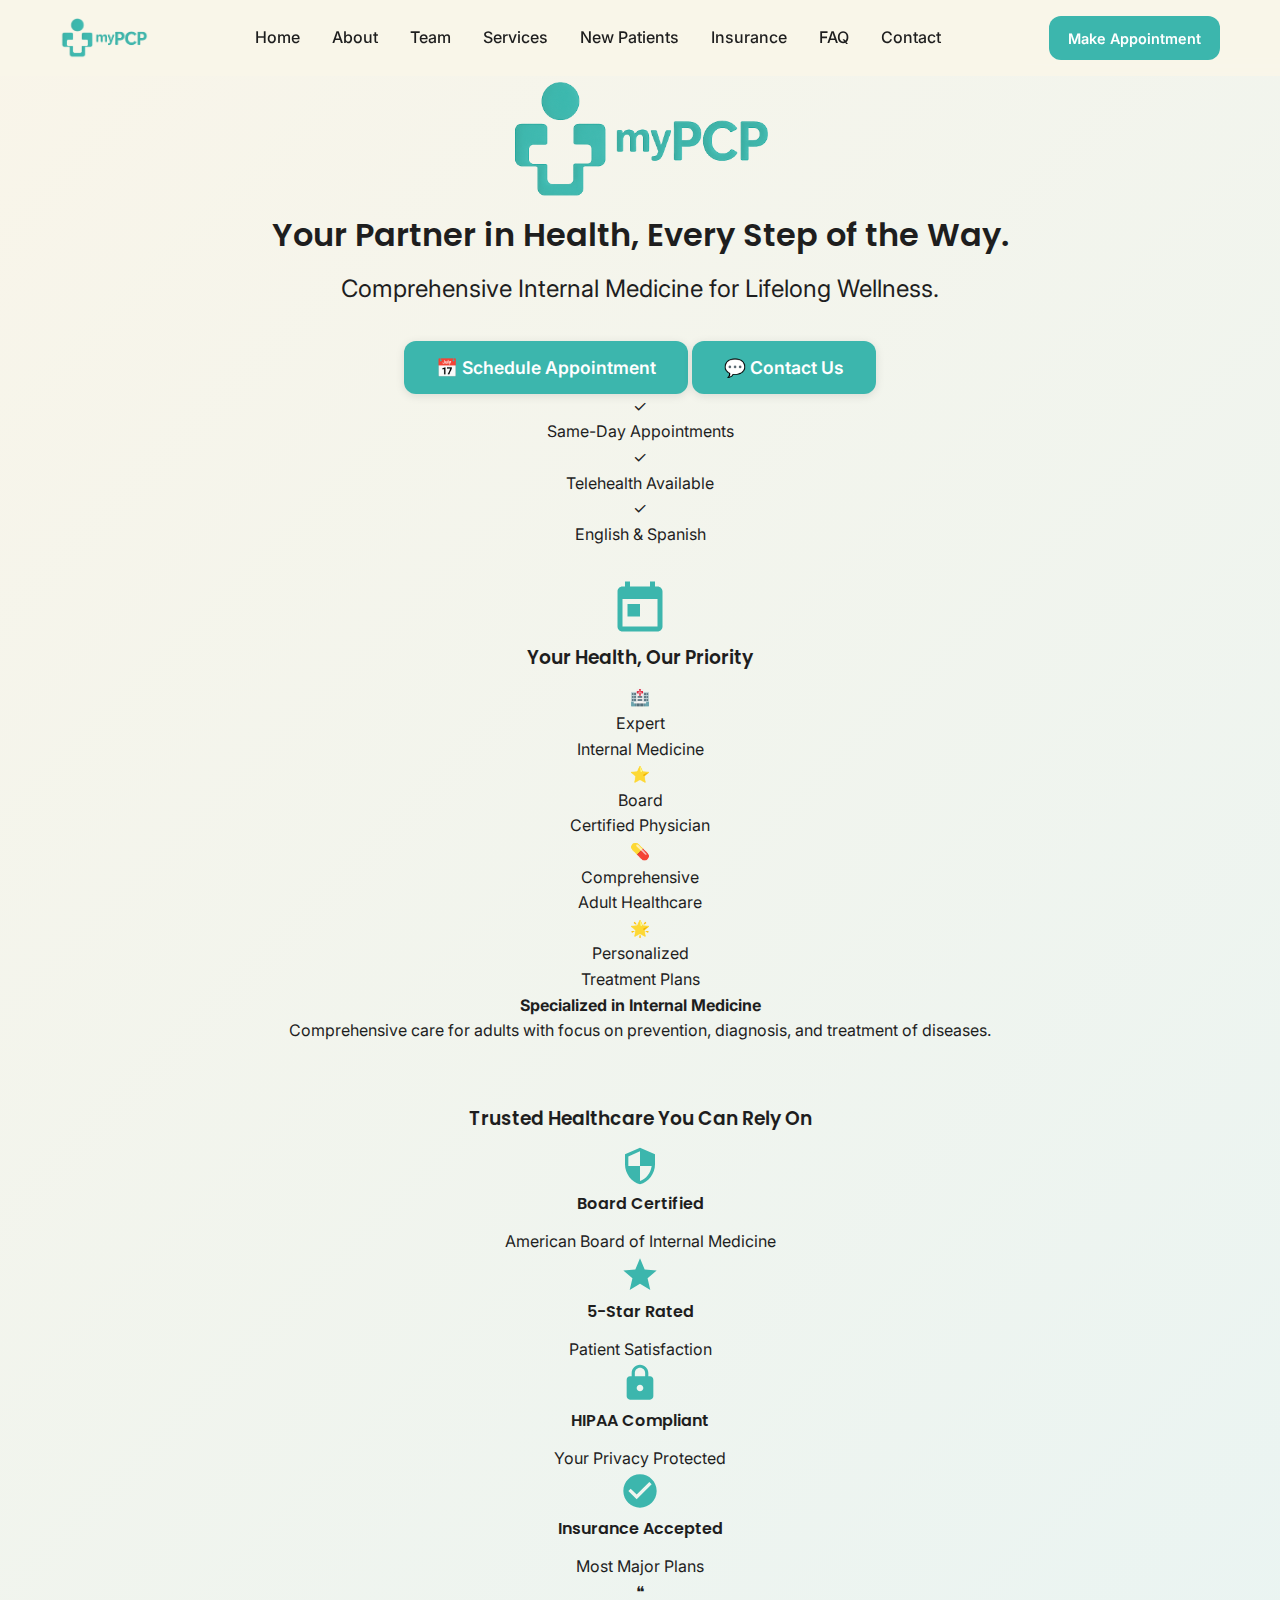
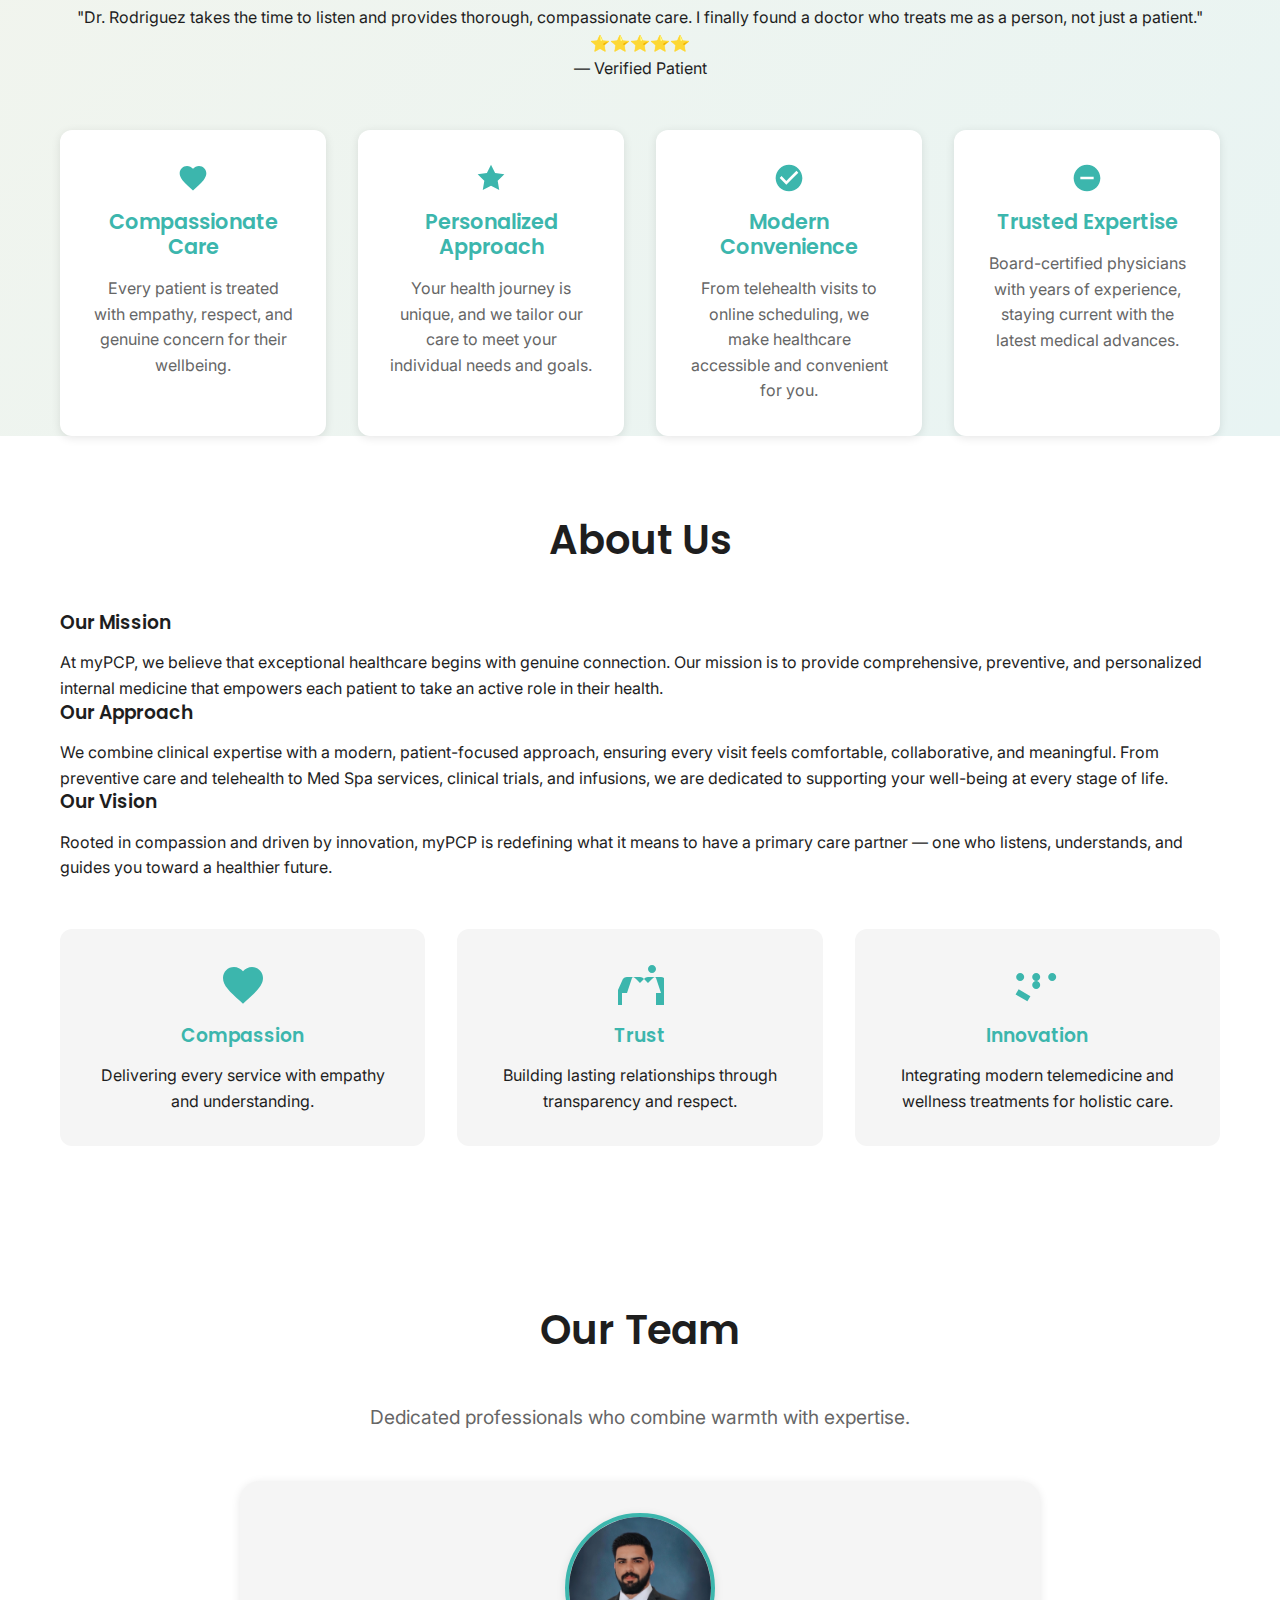
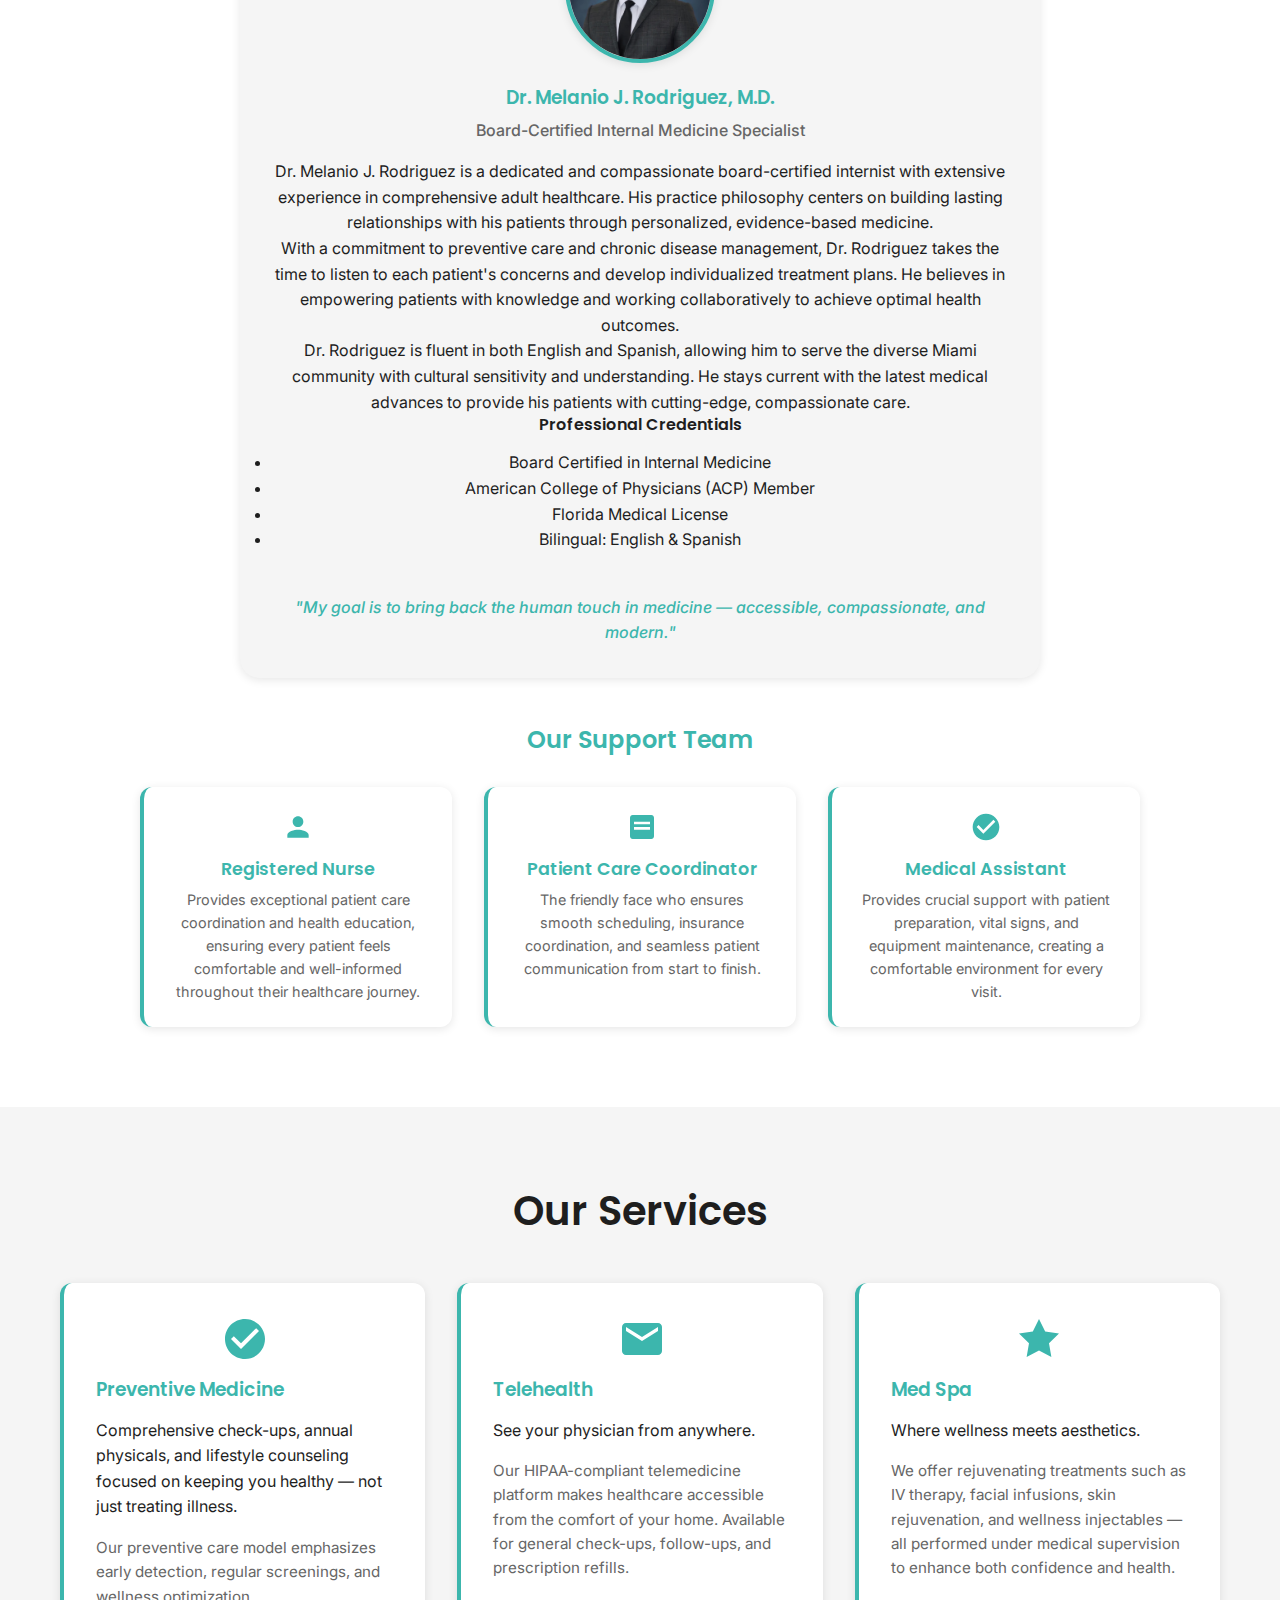
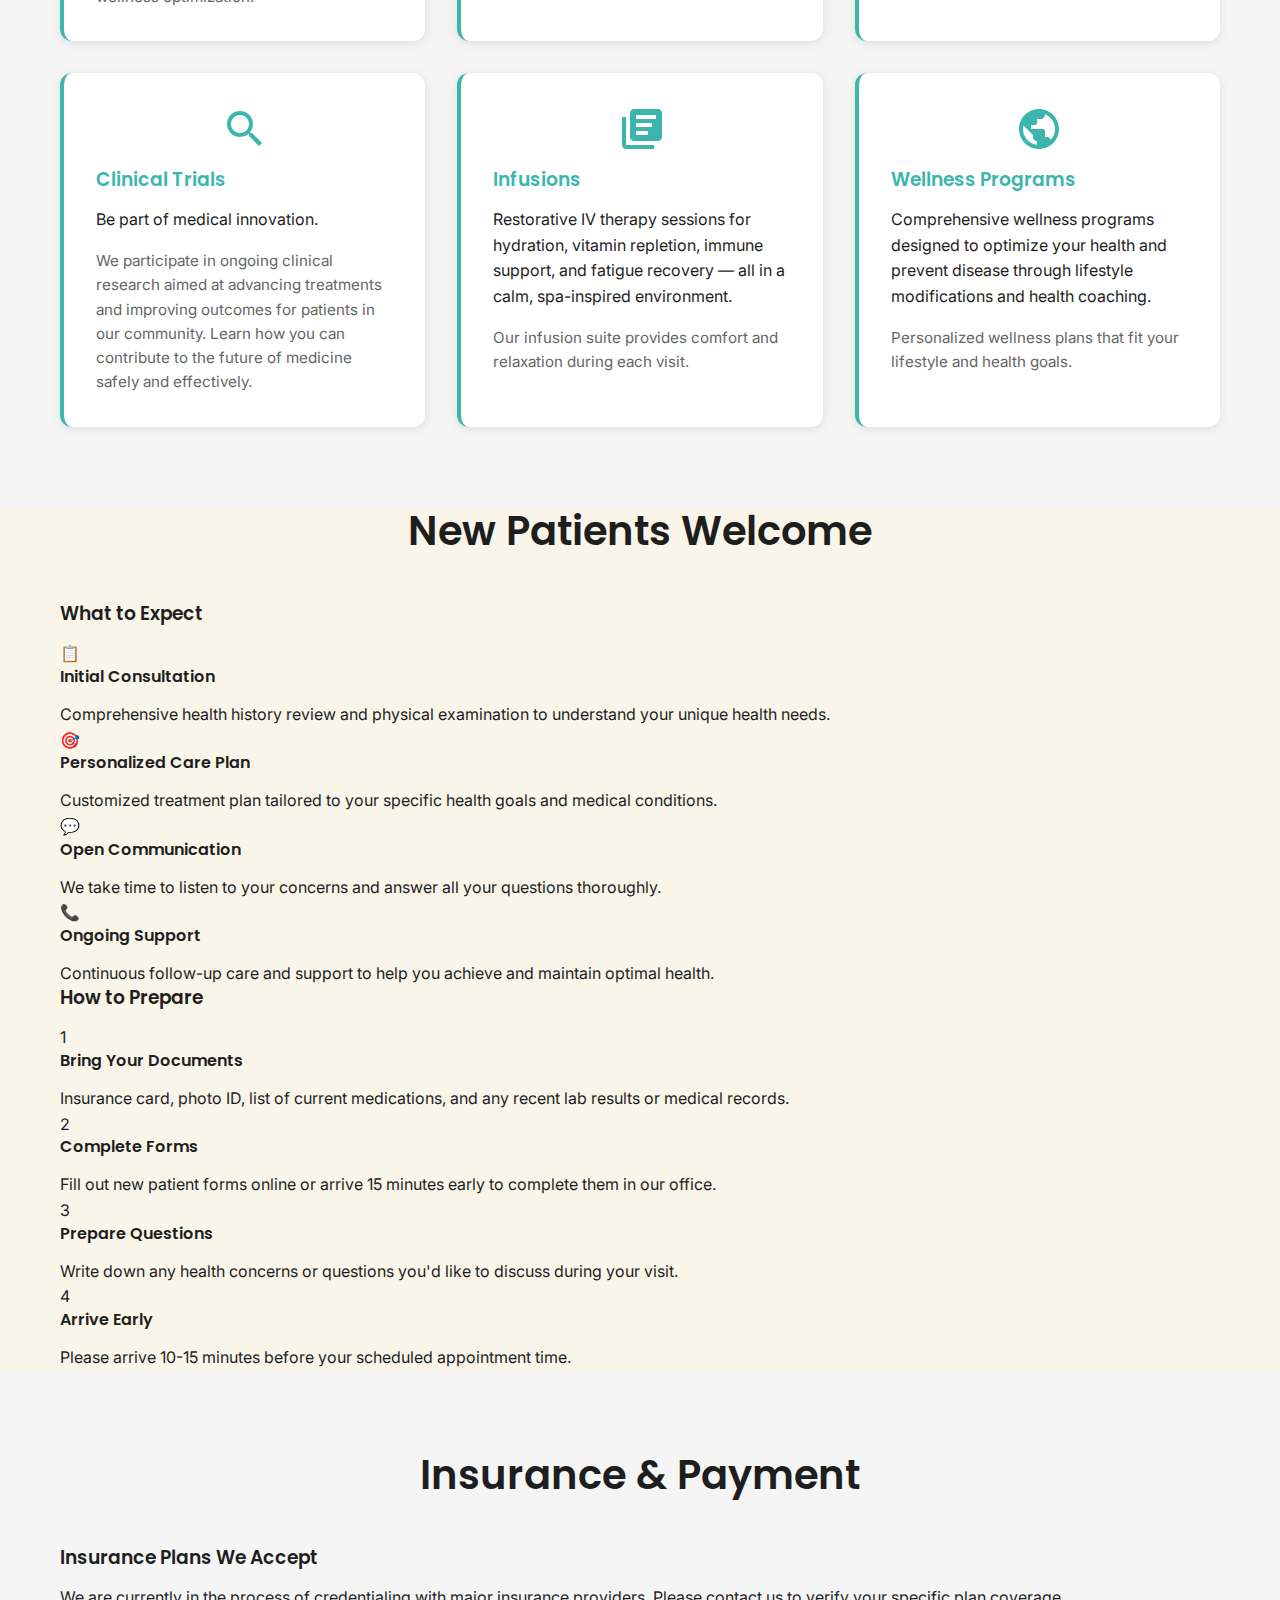
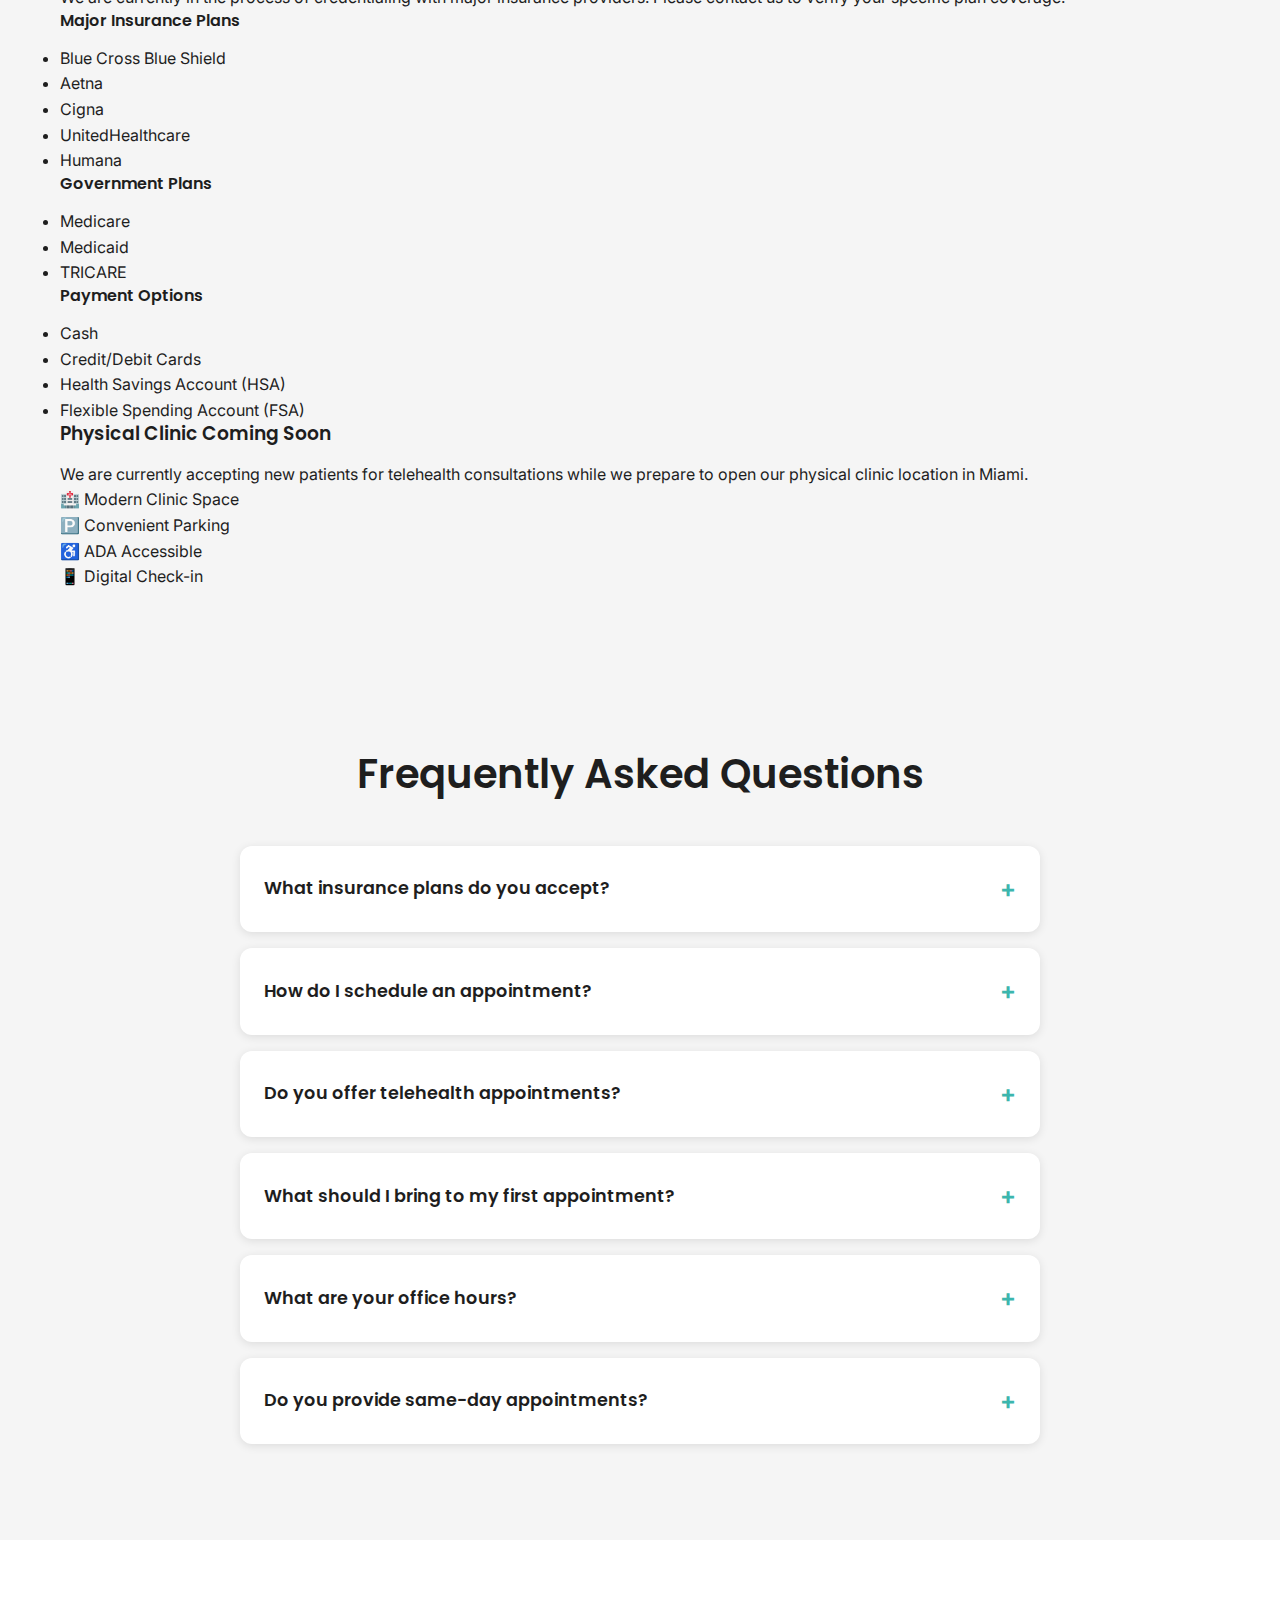
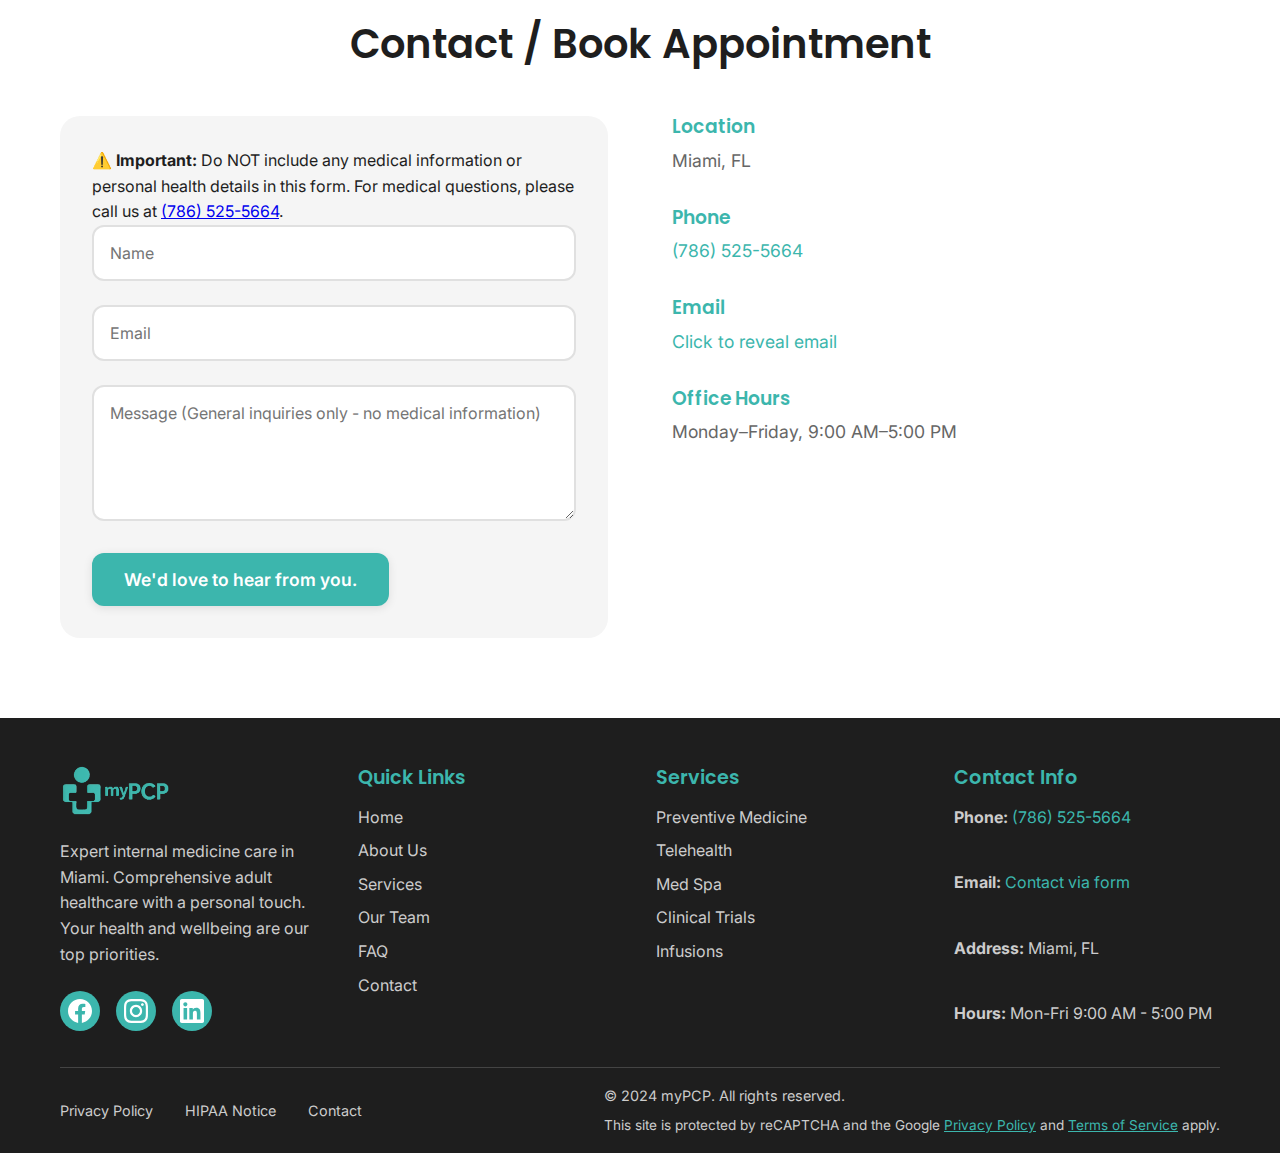
<file: index.html>
<!DOCTYPE html>
<html lang="en">
<head>
    <meta charset="UTF-8">
    <meta name="viewport" content="width=device-width, initial-scale=1.0">
    <title>myPCP - Expert Internal Medicine Care in Miami | Board-Certified Physician</title>
    <meta name="description" content="Dr. Melanio J. Rodriguez, MD - Board-certified Internal Medicine physician in Miami. Comprehensive adult healthcare, preventive medicine, telehealth, and personalized care. Accepting new patients.">
    <meta name="keywords" content="internal medicine, Miami doctor, board certified physician, adult healthcare, preventive medicine, telehealth, Dr. Rodriguez, myPCP, Miami internal medicine">
    <meta name="author" content="Dr. Melanio J. Rodriguez, MD">
    <meta name="robots" content="index, follow">
    <meta property="og:title" content="myPCP - Expert Internal Medicine Care in Miami">
    <meta property="og:description" content="Board-certified Internal Medicine physician providing comprehensive adult healthcare in Miami. Accepting new patients.">
    <meta property="og:type" content="website">
    <meta property="og:url" content="https://bemypcp.com">
    <meta property="og:image" content="https://bemypcp.com/mypcp-logo.png">
    <meta name="twitter:card" content="summary_large_image">
    <meta name="twitter:title" content="myPCP - Expert Internal Medicine Care in Miami">
    <meta name="twitter:description" content="Board-certified Internal Medicine physician providing comprehensive adult healthcare in Miami.">
    <link rel="icon" type="image/png" href="favicon.png">
    <link rel="apple-touch-icon" href="favicon.png">
    <link rel="canonical" href="https://bemypcp.com">
    <link rel="preconnect" href="https://fonts.googleapis.com">
    <link rel="preconnect" href="https://fonts.gstatic.com" crossorigin>
    <link href="https://fonts.googleapis.com/css2?family=Poppins:wght@400;600;700&family=Inter:wght@400;500;600&display=swap" rel="stylesheet">
    <link rel="stylesheet" href="styles.css">
    <!-- Google reCAPTCHA v3 -->
    <script src="https://www.google.com/recaptcha/api.js?render=6LfAIu8rAAAAAGUUu6rdFSv5ISgBTmqCku3r4HMv" async defer></script>
    <!-- Calendly widget -->
    <link href="https://assets.calendly.com/assets/external/widget.css" rel="stylesheet">
    <script src="https://assets.calendly.com/assets/external/widget.js" type="text/javascript" async></script>
    
    <!-- Structured Data for Medical Practice -->
    <script type="application/ld+json">
    {
        "@context": "https://schema.org",
        "@type": "MedicalBusiness",
        "name": "myPCP Internal Medicine",
        "description": "Board-certified Internal Medicine physician providing comprehensive adult healthcare in Miami",
        "url": "https://bemypcp.com",
        "telephone": "+1-786-525-5664",
        "email": "mypcpclinic@gmail.com",
        "address": {
            "@type": "PostalAddress",
            "addressLocality": "Miami",
            "addressRegion": "FL",
            "addressCountry": "US"
        },
        "medicalSpecialty": "Internal Medicine",
        "founder": {
            "@type": "Person",
            "name": "Dr. Melanio J. Rodriguez",
            "jobTitle": "Board-Certified Internal Medicine Physician",
            "medicalSpecialty": "Internal Medicine"
        },
        "openingHours": "Mo-Fr 09:00-17:00",
        "priceRange": "$$",
        "paymentAccepted": "Cash, Credit Card, Insurance",
        "currenciesAccepted": "USD"
    }
    </script>
</head>
<body>
    <!-- Navigation -->
    <nav class="navbar">
        <div class="nav-container">
            <div class="nav-logo">
                <a href="#home" class="logo-link">
                    <div class="logo-container">
                        <img src="mypcp-logo.png" alt="myPCP Logo" class="logo-image">
                    </div>
                </a>
            </div>
            <ul class="nav-menu">
                <li><a href="#home">Home</a></li>
                <li><a href="#about">About</a></li>
                <li><a href="#team">Team</a></li>
                <li><a href="#services">Services</a></li>
                <li><a href="#new-patient">New Patients</a></li>
                <li><a href="#insurance">Insurance</a></li>
                <li><a href="#faq">FAQ</a></li>
                <li><a href="#contact">Contact</a></li>
            </ul>
            <div class="nav-actions">
                <button class="appointment-btn" onclick="openAppointmentModal()">Make Appointment</button>
                <div class="hamburger">
                    <span></span>
                    <span></span>
                    <span></span>
                </div>
            </div>
        </div>
    </nav>


    <!-- Hero Section -->
    <section id="home" class="hero">
        <!-- Animated Background Elements -->
        <div class="hero-shapes">
            <div class="shape shape-1"></div>
            <div class="shape shape-2"></div>
            <div class="shape shape-3"></div>
            <div class="shape shape-4"></div>
            <div class="shape shape-5"></div>
            <div class="shape shape-6"></div>
            <div class="shape shape-7"></div>
        </div>
        
        <div class="hero-container">
            <div class="hero-content">
                <div class="hero-text-section">
                    <div class="logo-section">
                        <div class="hero-logo-container animate-fade-in">
                            <img src="mypcp-logo.png" alt="myPCP Logo" class="hero-logo-image">
                        </div>
                        <h1 class="hero-main-title animate-fade-in-up">Your Partner in Health, Every Step of the Way.</h1>
                        <p class="hero-tagline animate-fade-in-up">Comprehensive Internal Medicine for Lifelong Wellness.</p>
                    </div>
                    
                    <div class="hero-cta animate-fade-in-up">
                        <div class="cta-buttons">
                            <button class="cta-button cta-primary" onclick="openAppointmentModal()">
                                <span class="button-icon">📅</span>
                                Schedule Appointment
                            </button>
                            <button class="cta-button cta-secondary" onclick="scrollToContact()">
                                <span class="button-icon">💬</span>
                                Contact Us
                            </button>
                        </div>
                        
                        <div class="hero-highlights">
                            <div class="highlight-item">
                                <div class="highlight-icon">✓</div>
                                <span>Same-Day Appointments</span>
                            </div>
                            <div class="highlight-item">
                                <div class="highlight-icon">✓</div>
                                <span>Telehealth Available</span>
                            </div>
                            <div class="highlight-item">
                                <div class="highlight-icon">✓</div>
                                <span>English & Spanish</span>
                            </div>
                        </div>
                    </div>
                </div>
                
                <div class="hero-image-section animate-slide-in">
                    <div class="welcome-stats-card">
                        <div class="stats-header">
                            <div class="welcome-icon-large">
                                <svg viewBox="0 0 24 24" width="60" height="60" fill="#3CB6AD">
                                    <path d="M19 3h-1V1h-2v2H8V1H6v2H5c-1.11 0-1.99.9-1.99 2L3 19c0 1.1.89 2 2 2h14c1.1 0 2-.9 2-2V5c0-1.1-.9-2-2-2zm0 16H5V8h14v11zM7 10h5v5H7z"/>
                                </svg>
                            </div>
                            <h3>Your Health, Our Priority</h3>
                        </div>
                        
                        <div class="stats-grid">
                            <div class="stat-item">
                                <div class="stat-icon">🏥</div>
                                <div class="stat-info">
                                    <div class="stat-number">Expert</div>
                                    <div class="stat-label">Internal Medicine</div>
                                </div>
                            </div>
                            
                            <div class="stat-item">
                                <div class="stat-icon">⭐</div>
                                <div class="stat-info">
                                    <div class="stat-number">Board</div>
                                    <div class="stat-label">Certified Physician</div>
                                </div>
                            </div>
                            
                            <div class="stat-item">
                                <div class="stat-icon">💊</div>
                                <div class="stat-info">
                                    <div class="stat-number">Comprehensive</div>
                                    <div class="stat-label">Adult Healthcare</div>
                                </div>
                            </div>
                            
                            <div class="stat-item">
                                <div class="stat-icon">🌟</div>
                                <div class="stat-info">
                                    <div class="stat-number">Personalized</div>
                                    <div class="stat-label">Treatment Plans</div>
                                </div>
                            </div>
                        </div>
                        
                        <div class="stats-footer">
                            <p><strong>Specialized in Internal Medicine</strong></p>
                            <p>Comprehensive care for adults with focus on prevention, diagnosis, and treatment of diseases.</p>
                        </div>
                    </div>
                </div>
            </div>
            
            <!-- Trust Section -->
            <div class="trust-section">
                <div class="trust-container">
                    <div class="trust-header">
                        <h3>Trusted Healthcare You Can Rely On</h3>
                    </div>
                    <div class="trust-badges">
                        <div class="trust-badge">
                            <div class="badge-icon">
                                <svg viewBox="0 0 24 24" width="40" height="40" fill="#3CB6AD">
                                    <path d="M12 1L3 5v6c0 5.55 3.84 10.74 9 12 5.16-1.26 9-6.45 9-12V5l-9-4zm0 10.99h7c-.53 4.12-3.28 7.79-7 8.94V12H5V6.3l7-3.11v8.8z"/>
                                </svg>
                            </div>
                            <div class="badge-content">
                                <h4>Board Certified</h4>
                                <p>American Board of Internal Medicine</p>
                            </div>
                        </div>
                        
                        <div class="trust-badge">
                            <div class="badge-icon">
                                <svg viewBox="0 0 24 24" width="40" height="40" fill="#3CB6AD">
                                    <path d="M12 17.27L18.18 21l-1.64-7.03L22 9.24l-7.19-.61L12 2 9.19 8.63 2 9.24l5.46 4.73L5.82 21z"/>
                                </svg>
                            </div>
                            <div class="badge-content">
                                <h4>5-Star Rated</h4>
                                <p>Patient Satisfaction</p>
                            </div>
                        </div>
                        
                        <div class="trust-badge">
                            <div class="badge-icon">
                                <svg viewBox="0 0 24 24" width="40" height="40" fill="#3CB6AD">
                                    <path d="M18 8h-1V6c0-2.76-2.24-5-5-5S7 3.24 7 6v2H6c-1.1 0-2 .9-2 2v10c0 1.1.9 2 2 2h12c1.1 0 2-.9 2-2V10c0-1.1-.9-2-2-2zm-6 9c-1.1 0-2-.9-2-2s.9-2 2-2 2 .9 2 2-.9 2-2 2zm3.1-9H8.9V6c0-1.71 1.39-3.1 3.1-3.1 1.71 0 3.1 1.39 3.1 3.1v2z"/>
                                </svg>
                            </div>
                            <div class="badge-content">
                                <h4>HIPAA Compliant</h4>
                                <p>Your Privacy Protected</p>
                            </div>
                        </div>
                        
                        <div class="trust-badge">
                            <div class="badge-icon">
                                <svg viewBox="0 0 24 24" width="40" height="40" fill="#3CB6AD">
                                    <path d="M12 2C6.48 2 2 6.48 2 12s4.48 10 10 10 10-4.48 10-10S17.52 2 12 2zm-2 15l-5-5 1.41-1.41L10 14.17l7.59-7.59L19 8l-9 9z"/>
                                </svg>
                            </div>
                            <div class="badge-content">
                                <h4>Insurance Accepted</h4>
                                <p>Most Major Plans</p>
                            </div>
                        </div>
                    </div>
                    
                    <div class="trust-testimonial">
                        <div class="testimonial-content">
                            <div class="quote-icon">❝</div>
                            <p class="testimonial-text">"Dr. Rodriguez takes the time to listen and provides thorough, compassionate care. I finally found a doctor who treats me as a person, not just a patient."</p>
                            <div class="testimonial-author">
                                <div class="author-stars">⭐⭐⭐⭐⭐</div>
                                <p class="author-name">— Verified Patient</p>
                            </div>
                        </div>
                    </div>
                </div>
            </div>
            
            <div class="welcome-features">
                <div class="welcome-item">
                    <div class="welcome-icon">
                        <svg viewBox="0 0 24 24" width="32" height="32" fill="#3CB6AD">
                            <path d="M12 21.35l-1.45-1.32C5.4 15.36 2 12.28 2 8.5 2 5.42 4.42 3 7.5 3c1.74 0 3.41.81 4.5 2.09C13.09 3.81 14.76 3 16.5 3 19.58 3 22 5.42 22 8.5c0 3.78-3.4 6.86-8.55 11.54L12 21.35z"/>
                        </svg>
                    </div>
                    <h3>Compassionate Care</h3>
                    <p>Every patient is treated with empathy, respect, and genuine concern for their wellbeing.</p>
                </div>
                <div class="welcome-item">
                    <div class="welcome-icon">
                        <svg viewBox="0 0 24 24" width="32" height="32" fill="#3CB6AD">
                            <path d="M12 2l3.09 6.26L22 9.27l-5 4.87 1.18 6.88L12 17.77l-6.18 3.25L7 14.14 2 9.27l6.91-1.01L12 2z"/>
                        </svg>
                    </div>
                    <h3>Personalized Approach</h3>
                    <p>Your health journey is unique, and we tailor our care to meet your individual needs and goals.</p>
                </div>
                <div class="welcome-item">
                    <div class="welcome-icon">
                        <svg viewBox="0 0 24 24" width="32" height="32" fill="#3CB6AD">
                            <path d="M12 2C6.48 2 2 6.48 2 12s4.48 10 10 10 10-4.48 10-10S17.52 2 12 2zm-2 15l-5-5 1.41-1.41L10 14.17l7.59-7.59L19 8l-9 9z"/>
                        </svg>
                    </div>
                    <h3>Modern Convenience</h3>
                    <p>From telehealth visits to online scheduling, we make healthcare accessible and convenient for you.</p>
                </div>
                <div class="welcome-item">
                    <div class="welcome-icon">
                        <svg viewBox="0 0 24 24" width="32" height="32" fill="#3CB6AD">
                            <path d="M12 2C6.48 2 2 6.48 2 12s4.48 10 10 10 10-4.48 10-10S17.52 2 12 2zm5 11H7v-2h10v2z"/>
                        </svg>
                    </div>
                    <h3>Trusted Expertise</h3>
                    <p>Board-certified physicians with years of experience, staying current with the latest medical advances.</p>
                </div>
            </div>
            
        </div>
    </section>

    <!-- About Us Section -->
    <section id="about" class="about">
        <!-- Animated Background Elements -->
        <div class="section-shapes">
            <div class="shape shape-1"></div>
            <div class="shape shape-3"></div>
            <div class="shape shape-5"></div>
        </div>
        <div class="container">
            <div class="about-content">
                <h2 class="section-title">About Us</h2>
                
                <div class="about-text-content">
                    <div class="about-intro-section">
                        <h3>Our Mission</h3>
                        <p>At myPCP, we believe that exceptional healthcare begins with genuine connection. Our mission is to provide comprehensive, preventive, and personalized internal medicine that empowers each patient to take an active role in their health.</p>
                    </div>
                    
                    <div class="about-approach-section">
                        <h3>Our Approach</h3>
                        <p>We combine clinical expertise with a modern, patient-focused approach, ensuring every visit feels comfortable, collaborative, and meaningful. From preventive care and telehealth to Med Spa services, clinical trials, and infusions, we are dedicated to supporting your well-being at every stage of life.</p>
                    </div>
                    
                    <div class="about-vision-section">
                        <h3>Our Vision</h3>
                        <p>Rooted in compassion and driven by innovation, myPCP is redefining what it means to have a primary care partner — one who listens, understands, and guides you toward a healthier future.</p>
                    </div>
                </div>
                
                <div class="values-grid">
                <div class="value-card">
                    <div class="value-icon">
                        <svg viewBox="0 0 24 24" width="48" height="48" fill="#3CB6AD">
                            <path d="M12 21.35l-1.45-1.32C5.4 15.36 2 12.28 2 8.5 2 5.42 4.42 3 7.5 3c1.74 0 3.41.81 4.5 2.09C13.09 3.81 14.76 3 16.5 3 19.58 3 22 5.42 22 8.5c0 3.78-3.4 6.86-8.55 11.54L12 21.35z"/>
                        </svg>
                    </div>
                    <h3>Compassion</h3>
                    <p>Delivering every service with empathy and understanding.</p>
                </div>
                <div class="value-card">
                    <div class="value-icon">
                        <svg viewBox="0 0 24 24" width="48" height="48" fill="#3CB6AD">
                            <path d="M16 4c0-1.11.89-2 2-2s2 .89 2 2-.89 2-2 2-2-.89-2-2zm4 18v-6h2.5l-2.54-7.63A1.5 1.5 0 0 0 18.54 8H16c-.8 0-1.54.37-2.01.99L12 11l-1.99-2.01A2.5 2.5 0 0 0 8 8H5.46c-.8 0-1.54.37-2.01.99L1 14.5V22h2v-6h2.5l2.54-7.63A1.5 1.5 0 0 1 9.46 8H12c.8 0 1.54.37 2.01.99L16 11l1.99-2.01A2.5 2.5 0 0 1 20 8h2.54c.8 0 1.54.37 2.01.99L27 14.5V22h-7z"/>
                        </svg>
                    </div>
                    <h3>Trust</h3>
                    <p>Building lasting relationships through transparency and respect.</p>
                </div>
                <div class="value-card">
                    <div class="value-icon">
                        <svg viewBox="0 0 24 24" width="48" height="48" fill="#3CB6AD">
                            <path d="M2.81 14.126l5.902 3.463-1.523 2.598-5.902-3.463 1.523-2.598zm16.79-8.126c-1.1 0-2 .9-2 2s.9 2 2 2 2-.9 2-2-.9-2-2-2zm-8 0c-1.1 0-2 .9-2 2s.9 2 2 2 2-.9 2-2-.9-2-2-2zm-8 0c-1.1 0-2 .9-2 2s.9 2 2 2 2-.9 2-2-.9-2-2-2zm8 4c-1.1 0-2 .9-2 2s.9 2 2 2 2-.9 2-2-.9-2-2-2zm8-4c-1.1 0-2 .9-2 2s.9 2 2 2 2-.9 2-2-.9-2-2-2zm-8 4c-1.1 0-2 .9-2 2s.9 2 2 2 2-.9 2-2-.9-2-2-2z"/>
                        </svg>
                    </div>
                    <h3>Innovation</h3>
                    <p>Integrating modern telemedicine and wellness treatments for holistic care.</p>
                </div>
                </div>
            </div>
        </div>
    </section>

    <!-- Our Team Section -->
    <section id="team" class="team">
        <!-- Animated Background Elements -->
        <div class="section-shapes">
            <div class="shape shape-2"></div>
            <div class="shape shape-6"></div>
        </div>
        <div class="container">
            <h2 class="section-title">Our Team</h2>
            <p class="team-subtitle">Dedicated professionals who combine warmth with expertise.</p>
            
            <div class="doctor-section">
                <div class="doctor-card">
                    <div class="team-photo">
                        <img src="dr-rodriguez-photo.jpg" alt="Dr. Melanio J. Rodriguez" class="doctor-photo">
                    </div>
                    <div class="team-info">
                        <h3>Dr. Melanio J. Rodriguez, M.D.</h3>
                        <p class="team-title">Board-Certified Internal Medicine Specialist</p>
                        <div class="team-bio">
                            <p>Dr. Melanio J. Rodriguez is a dedicated and compassionate board-certified internist with extensive experience in comprehensive adult healthcare. His practice philosophy centers on building lasting relationships with his patients through personalized, evidence-based medicine.</p>
                            
                            <p>With a commitment to preventive care and chronic disease management, Dr. Rodriguez takes the time to listen to each patient's concerns and develop individualized treatment plans. He believes in empowering patients with knowledge and working collaboratively to achieve optimal health outcomes.</p>
                            
                            <p>Dr. Rodriguez is fluent in both English and Spanish, allowing him to serve the diverse Miami community with cultural sensitivity and understanding. He stays current with the latest medical advances to provide his patients with cutting-edge, compassionate care.</p>
                            
                            <div class="credentials">
                                <h4>Professional Credentials</h4>
                                <ul>
                                    <li>Board Certified in Internal Medicine</li>
                                    <li>American College of Physicians (ACP) Member</li>
                                    <li>Florida Medical License</li>
                                    <li>Bilingual: English & Spanish</li>
                                </ul>
                            </div>
                            
                            <p class="team-quote">"My goal is to bring back the human touch in medicine — accessible, compassionate, and modern."</p>
                        </div>
                    </div>
                </div>
            </div>
            
            <div class="staff-section">
                <h3 class="staff-title">Our Support Team</h3>
                <div class="staff-grid">
                    <div class="staff-card">
                        <div class="staff-icon">
                            <svg viewBox="0 0 24 24" width="32" height="32" fill="#3CB6AD">
                                <path d="M12 12c2.21 0 4-1.79 4-4s-1.79-4-4-4-4 1.79-4 4 1.79 4 4 4zm0 2c-2.67 0-8 1.34-8 4v2h16v-2c0-2.66-5.33-4-8-4z"/>
                            </svg>
                        </div>
                        <h4>Registered Nurse</h4>
                        <p class="staff-description">Provides exceptional patient care coordination and health education, ensuring every patient feels comfortable and well-informed throughout their healthcare journey.</p>
                    </div>
                    
                    <div class="staff-card">
                        <div class="staff-icon">
                            <svg viewBox="0 0 24 24" width="32" height="32" fill="#3CB6AD">
                                <path d="M19 3H5c-1.1 0-1.99.9-1.99 2L3 19c0 1.1.9 2 2 2h14c1.1 0 2-.9 2-2V5c0-1.1-.9-2-2-2zm-1 11H6v-2h12v2zm0-4H6V8h12v2z"/>
                            </svg>
                        </div>
                        <h4>Patient Care Coordinator</h4>
                        <p class="staff-description">The friendly face who ensures smooth scheduling, insurance coordination, and seamless patient communication from start to finish.</p>
                    </div>
                    
                    <div class="staff-card">
                        <div class="staff-icon">
                            <svg viewBox="0 0 24 24" width="32" height="32" fill="#3CB6AD">
                                <path d="M12 2C6.48 2 2 6.48 2 12s4.48 10 10 10 10-4.48 10-10S17.52 2 12 2zm-2 15l-5-5 1.41-1.41L10 14.17l7.59-7.59L19 8l-9 9z"/>
                            </svg>
                        </div>
                        <h4>Medical Assistant</h4>
                        <p class="staff-description">Provides crucial support with patient preparation, vital signs, and equipment maintenance, creating a comfortable environment for every visit.</p>
                    </div>
                </div>
            </div>
        </div>
    </section>

    <!-- Services Section -->
    <section id="services" class="services">
        <!-- Animated Background Elements -->
        <div class="section-shapes">
            <div class="shape shape-2"></div>
            <div class="shape shape-4"></div>
            <div class="shape shape-6"></div>
        </div>
        <div class="container">
            <h2 class="section-title">Our Services</h2>
            <div class="services-grid">
                <div class="service-card">
                    <div class="service-icon">
                        <svg viewBox="0 0 24 24" width="48" height="48" fill="#3CB6AD">
                            <path d="M12 2C6.48 2 2 6.48 2 12s4.48 10 10 10 10-4.48 10-10S17.52 2 12 2zm-2 15l-5-5 1.41-1.41L10 14.17l7.59-7.59L19 8l-9 9z"/>
                        </svg>
                    </div>
                    <h3>Preventive Medicine</h3>
                    <p>Comprehensive check-ups, annual physicals, and lifestyle counseling focused on keeping you healthy — not just treating illness.</p>
                    <p class="service-detail">Our preventive care model emphasizes early detection, regular screenings, and wellness optimization.</p>
                </div>
                
                <div class="service-card">
                    <div class="service-icon">
                        <svg viewBox="0 0 24 24" width="48" height="48" fill="#3CB6AD">
                            <path d="M20 4H4c-1.1 0-1.99.9-1.99 2L2 18c0 1.1.9 2 2 2h16c1.1 0 2-.9 2-2V6c0-1.1-.9-2-2-2zm0 4l-8 5-8-5V6l8 5 8-5v2z"/>
                        </svg>
                    </div>
                    <h3>Telehealth</h3>
                    <p>See your physician from anywhere.</p>
                    <p class="service-detail">Our HIPAA-compliant telemedicine platform makes healthcare accessible from the comfort of your home. Available for general check-ups, follow-ups, and prescription refills.</p>
                </div>
                
                <div class="service-card">
                    <div class="service-icon">
                        <svg viewBox="0 0 24 24" width="48" height="48" fill="#3CB6AD">
                            <path d="M12 2l3.09 6.26L22 9.27l-5 4.87 1.18 6.88L12 17.77l-6.18 3.25L7 14.14 2 9.27l6.91-1.01L12 2z"/>
                        </svg>
                    </div>
                    <h3>Med Spa</h3>
                    <p>Where wellness meets aesthetics.</p>
                    <p class="service-detail">We offer rejuvenating treatments such as IV therapy, facial infusions, skin rejuvenation, and wellness injectables — all performed under medical supervision to enhance both confidence and health.</p>
                </div>
                
                <div class="service-card">
                    <div class="service-icon">
                        <svg viewBox="0 0 24 24" width="48" height="48" fill="#3CB6AD">
                            <path d="M9.5 3A6.5 6.5 0 0 1 16 9.5c0 1.61-.59 3.09-1.56 4.23l.27.27h.79l5 5-1.5 1.5-5-5v-.79l-.27-.27A6.516 6.516 0 0 1 9.5 16 6.5 6.5 0 0 1 3 9.5 6.5 6.5 0 0 1 9.5 3m0 2C7 5 5 7 5 9.5S7 14 9.5 14 14 12 14 9.5 12 5 9.5 5z"/>
                        </svg>
                    </div>
                    <h3>Clinical Trials</h3>
                    <p>Be part of medical innovation.</p>
                    <p class="service-detail">We participate in ongoing clinical research aimed at advancing treatments and improving outcomes for patients in our community. Learn how you can contribute to the future of medicine safely and effectively.</p>
                </div>
                
                <div class="service-card">
                    <div class="service-icon">
                        <svg viewBox="0 0 24 24" width="48" height="48" fill="#3CB6AD">
                            <path d="M19 8h-2v3h-3v2h3v3h2v-3h3v-2h-3V8zM4 6H2v14c0 1.1.9 2 2 2h14v-2H4V6zm16-4H8c-1.1 0-2 .9-2 2v12c0 1.1.9 2 2 2h12c1.1 0 2-.9 2-2V4c0-1.1-.9-2-2-2zm-1 9H9V9h10v2zm-4 4H9v-2h6v2zm4-8H9V5h10v2z"/>
                        </svg>
                    </div>
                    <h3>Infusions</h3>
                    <p>Restorative IV therapy sessions for hydration, vitamin repletion, immune support, and fatigue recovery — all in a calm, spa-inspired environment.</p>
                    <p class="service-detail">Our infusion suite provides comfort and relaxation during each visit.</p>
                </div>
                
                <div class="service-card">
                    <div class="service-icon">
                        <svg viewBox="0 0 24 24" width="48" height="48" fill="#3CB6AD">
                            <path d="M12 2C6.48 2 2 6.48 2 12s4.48 10 10 10 10-4.48 10-10S17.52 2 12 2zm-1 17.93c-3.94-.49-7-3.85-7-7.93 0-.62.08-1.21.21-1.79L9 15v1c0 1.1.9 2 2 2v1.93zm6.9-2.54c-.26-.81-1-1.39-1.9-1.39h-1v-3c0-.55-.45-1-1-1H8v-2h2c.55 0 1-.45 1-1V7h2c1.1 0 2-.9 2-2v-.41c2.93 1.19 5 4.06 5 7.41 0 2.08-.8 3.97-2.1 5.39z"/>
                        </svg>
                    </div>
                    <h3>Wellness Programs</h3>
                    <p>Comprehensive wellness programs designed to optimize your health and prevent disease through lifestyle modifications and health coaching.</p>
                    <p class="service-detail">Personalized wellness plans that fit your lifestyle and health goals.</p>
                </div>
            </div>
        </div>
    </section>

    <!-- New Patient Section -->
    <section id="new-patient" class="new-patient">
        <!-- Animated Background Elements -->
        <div class="section-shapes">
            <div class="shape shape-3"></div>
            <div class="shape shape-7"></div>
        </div>
        <div class="container">
            <h2 class="section-title">New Patients Welcome</h2>
            <div class="new-patient-content">
                <div class="patient-info">
                    <h3>What to Expect</h3>
                    <div class="expectation-grid">
                        <div class="expectation-item">
                            <div class="expectation-icon">📋</div>
                            <h4>Initial Consultation</h4>
                            <p>Comprehensive health history review and physical examination to understand your unique health needs.</p>
                        </div>
                        <div class="expectation-item">
                            <div class="expectation-icon">🎯</div>
                            <h4>Personalized Care Plan</h4>
                            <p>Customized treatment plan tailored to your specific health goals and medical conditions.</p>
                        </div>
                        <div class="expectation-item">
                            <div class="expectation-icon">💬</div>
                            <h4>Open Communication</h4>
                            <p>We take time to listen to your concerns and answer all your questions thoroughly.</p>
                        </div>
                        <div class="expectation-item">
                            <div class="expectation-icon">📞</div>
                            <h4>Ongoing Support</h4>
                            <p>Continuous follow-up care and support to help you achieve and maintain optimal health.</p>
                        </div>
                    </div>
                </div>
                
                <div class="patient-prep">
                    <h3>How to Prepare</h3>
                    <div class="prep-list">
                        <div class="prep-item">
                            <span class="prep-number">1</span>
                            <div class="prep-content">
                                <h4>Bring Your Documents</h4>
                                <p>Insurance card, photo ID, list of current medications, and any recent lab results or medical records.</p>
                            </div>
                        </div>
                        <div class="prep-item">
                            <span class="prep-number">2</span>
                            <div class="prep-content">
                                <h4>Complete Forms</h4>
                                <p>Fill out new patient forms online or arrive 15 minutes early to complete them in our office.</p>
                            </div>
                        </div>
                        <div class="prep-item">
                            <span class="prep-number">3</span>
                            <div class="prep-content">
                                <h4>Prepare Questions</h4>
                                <p>Write down any health concerns or questions you'd like to discuss during your visit.</p>
                            </div>
                        </div>
                        <div class="prep-item">
                            <span class="prep-number">4</span>
                            <div class="prep-content">
                                <h4>Arrive Early</h4>
                                <p>Please arrive 10-15 minutes before your scheduled appointment time.</p>
                            </div>
                        </div>
                    </div>
                </div>
            </div>
        </div>
    </section>

    <!-- Insurance Section -->
    <section id="insurance" class="insurance">
        <!-- Animated Background Elements -->
        <div class="section-shapes">
            <div class="shape shape-4"></div>
            <div class="shape shape-1"></div>
        </div>
        <div class="container">
            <h2 class="section-title">Insurance & Payment</h2>
            <div class="insurance-content">
                <div class="insurance-info">
                    <h3>Insurance Plans We Accept</h3>
                    <p>We are currently in the process of credentialing with major insurance providers. Please contact us to verify your specific plan coverage.</p>
                    
                    <div class="insurance-grid">
                        <div class="insurance-category">
                            <h4>Major Insurance Plans</h4>
                            <ul>
                                <li>Blue Cross Blue Shield</li>
                                <li>Aetna</li>
                                <li>Cigna</li>
                                <li>UnitedHealthcare</li>
                                <li>Humana</li>
                            </ul>
                        </div>
                        <div class="insurance-category">
                            <h4>Government Plans</h4>
                            <ul>
                                <li>Medicare</li>
                                <li>Medicaid</li>
                                <li>TRICARE</li>
                            </ul>
                        </div>
                        <div class="insurance-category">
                            <h4>Payment Options</h4>
                            <ul>
                                <li>Cash</li>
                                <li>Credit/Debit Cards</li>
                                <li>Health Savings Account (HSA)</li>
                                <li>Flexible Spending Account (FSA)</li>
                            </ul>
                        </div>
                    </div>
                </div>
                
                <div class="coming-soon">
                    <h3>Physical Clinic Coming Soon</h3>
                    <p>We are currently accepting new patients for telehealth consultations while we prepare to open our physical clinic location in Miami.</p>
                    <div class="coming-soon-features">
                        <div class="feature-item">
                            <span class="feature-icon">🏥</span>
                            <span>Modern Clinic Space</span>
                        </div>
                        <div class="feature-item">
                            <span class="feature-icon">🅿️</span>
                            <span>Convenient Parking</span>
                        </div>
                        <div class="feature-item">
                            <span class="feature-icon">♿</span>
                            <span>ADA Accessible</span>
                        </div>
                        <div class="feature-item">
                            <span class="feature-icon">📱</span>
                            <span>Digital Check-in</span>
                        </div>
                    </div>
                </div>
            </div>
        </div>
    </section>

    <!-- FAQ Section -->
    <section id="faq" class="faq">
        <!-- Animated Background Elements -->
        <div class="section-shapes">
            <div class="shape shape-1"></div>
            <div class="shape shape-4"></div>
            <div class="shape shape-7"></div>
        </div>
        <div class="container">
            <h2 class="section-title">Frequently Asked Questions</h2>
            <div class="faq-container">
                <div class="faq-item">
                    <div class="faq-question">
                        <h3>What insurance plans do you accept?</h3>
                        <span class="faq-toggle">+</span>
                    </div>
                    <div class="faq-answer">
                        <p>We accept most major insurance plans including Medicare, Medicaid, and most private insurance providers. Please contact our office to verify your specific plan coverage.</p>
                    </div>
                </div>
                
                <div class="faq-item">
                    <div class="faq-question">
                        <h3>How do I schedule an appointment?</h3>
                        <span class="faq-toggle">+</span>
                    </div>
                    <div class="faq-answer">
                        <p>You can schedule an appointment by calling our office, using our online booking system, or filling out the contact form on our website. We offer same-day appointments for urgent needs.</p>
                    </div>
                </div>
                
                <div class="faq-item">
                    <div class="faq-question">
                        <h3>Do you offer telehealth appointments?</h3>
                        <span class="faq-toggle">+</span>
                    </div>
                    <div class="faq-answer">
                        <p>Yes! We offer secure, HIPAA-compliant telehealth appointments for follow-ups, consultations, and certain types of visits. This allows you to receive care from the comfort of your home.</p>
                    </div>
                </div>
                
                <div class="faq-item">
                    <div class="faq-question">
                        <h3>What should I bring to my first appointment?</h3>
                        <span class="faq-toggle">+</span>
                    </div>
                    <div class="faq-answer">
                        <p>Please bring your insurance card, photo ID, list of current medications, medical records from previous providers, and any relevant test results. You can also download and complete our new patient forms online.</p>
                    </div>
                </div>
                
                <div class="faq-item">
                    <div class="faq-question">
                        <h3>What are your office hours?</h3>
                        <span class="faq-toggle">+</span>
                    </div>
                    <div class="faq-answer">
                        <p>Our office is open Monday through Friday from 9:00 AM to 5:00 PM. We also offer extended hours for urgent care needs and telehealth appointments outside regular hours.</p>
                    </div>
                </div>
                
                <div class="faq-item">
                    <div class="faq-question">
                        <h3>Do you provide same-day appointments?</h3>
                        <span class="faq-toggle">+</span>
                    </div>
                    <div class="faq-answer">
                        <p>Yes, we reserve time slots each day for same-day appointments to address urgent medical needs. Please call our office as early as possible to secure a same-day appointment.</p>
                    </div>
                </div>
            </div>
        </div>
    </section>

    <!-- Contact / Book Appointment Section -->
    <section id="contact" class="contact">
        <div class="container">
            <h2 class="section-title">Contact / Book Appointment</h2>
            
            <div class="contact-content">
                <div class="contact-form">
                    <div class="form-notice">
                        <p><strong>⚠️ Important:</strong> Do NOT include any medical information or personal health details in this form. For medical questions, please call us at <a href="tel:7865255664">(786) 525-5664</a>.</p>
                    </div>
                    <form id="contactForm">
                        <!-- Honeypot field (hidden from users, visible to bots) -->
                        <div class="honeypot" style="position: absolute; left: -9999px;">
                            <input type="text" name="website" id="website" tabindex="-1" autocomplete="off">
                        </div>
                        <div class="form-group">
                            <input type="text" id="name" name="name" placeholder="Name" required>
                        </div>
                        <div class="form-group">
                            <input type="email" id="email" name="email" placeholder="Email" required>
                        </div>
                        <div class="form-group">
                            <textarea id="message" name="message" placeholder="Message (General inquiries only - no medical information)" rows="5" required></textarea>
                        </div>
                        <button type="submit" class="cta-button">We'd love to hear from you.</button>
                    </form>
                </div>
                
                <div class="contact-info">
                    <div class="info-item">
                        <h3>Location</h3>
                        <p>Miami, FL</p>
                    </div>
                    <div class="info-item">
                        <h3>Phone</h3>
                        <p><a href="tel:7865255664">(786) 525-5664</a></p>
                    </div>
                    <div class="info-item">
                        <h3>Email</h3>
                        <p><a href="#" onclick="sendEmail(); return false;" id="email-link">Click to reveal email</a></p>
                    </div>
                    <div class="info-item">
                        <h3>Office Hours</h3>
                        <p>Monday–Friday, 9:00 AM–5:00 PM</p>
                    </div>
                </div>
            </div>
        </div>
    </section>


    <!-- Confirmation Modal -->
    <div id="confirmationModal" class="modal">
        <div class="modal-content">
            <span class="close">&times;</span>
            <div class="confirmation-content">
                <div class="confirmation-icon">✅</div>
                <h2>Thank You!</h2>
                <p>Your message has been sent successfully. We'll get back to you soon.</p>
                <button class="cta-button" onclick="closeConfirmationModal()">Close</button>
            </div>
        </div>
    </div>

    <!-- Footer -->
    <footer class="footer">
        <div class="container">
            <div class="footer-content">
                <div class="footer-section">
                    <div class="footer-logo">
                        <img src="mypcp-logo.png" alt="myPCP Logo" class="footer-logo-image">
                    </div>
                    <p class="footer-description">Expert internal medicine care in Miami. Comprehensive adult healthcare with a personal touch. Your health and wellbeing are our top priorities.</p>
                    <div class="social-media">
                        <a href="#" class="social-link" aria-label="Facebook">
                            <svg viewBox="0 0 24 24" width="24" height="24" fill="currentColor">
                                <path d="M24 12.073c0-6.627-5.373-12-12-12s-12 5.373-12 12c0 5.99 4.388 10.954 10.125 11.854v-8.385H7.078v-3.47h3.047V9.43c0-3.007 1.792-4.669 4.533-4.669 1.312 0 2.686.235 2.686.235v2.953H15.83c-1.491 0-1.956.925-1.956 1.874v2.25h3.328l-.532 3.47h-2.796v8.385C19.612 23.027 24 18.062 24 12.073z"/>
                            </svg>
                        </a>
                        <a href="#" class="social-link" aria-label="Instagram">
                            <svg viewBox="0 0 24 24" width="24" height="24" fill="currentColor">
                                <path d="M12 2.163c3.204 0 3.584.012 4.85.07 3.252.148 4.771 1.691 4.919 4.919.058 1.265.069 1.645.069 4.849 0 3.205-.012 3.584-.069 4.849-.149 3.225-1.664 4.771-4.919 4.919-1.266.058-1.644.07-4.85.07-3.204 0-3.584-.012-4.849-.07-3.26-.149-4.771-1.699-4.919-4.92-.058-1.265-.07-1.644-.07-4.849 0-3.204.013-3.583.07-4.849.149-3.227 1.664-4.771 4.919-4.919 1.266-.057 1.645-.069 4.849-.069zm0-2.163c-3.259 0-3.667.014-4.947.072-4.358.2-6.78 2.618-6.98 6.98-.059 1.281-.073 1.689-.073 4.948 0 3.259.014 3.668.072 4.948.2 4.358 2.618 6.78 6.98 6.98 1.281.058 1.689.072 4.948.072 3.259 0 3.668-.014 4.948-.072 4.354-.2 6.782-2.618 6.979-6.98.059-1.28.073-1.689.073-4.948 0-3.259-.014-3.667-.072-4.947-.196-4.354-2.617-6.78-6.979-6.98-1.281-.059-1.69-.073-4.949-.073zm0 5.838c-3.403 0-6.162 2.759-6.162 6.162s2.759 6.163 6.162 6.163 6.162-2.759 6.162-6.163c0-3.403-2.759-6.162-6.162-6.162zm0 10.162c-2.209 0-4-1.79-4-4 0-2.209 1.791-4 4-4s4 1.791 4 4c0 2.21-1.791 4-4 4zm6.406-11.845c-.796 0-1.441.645-1.441 1.44s.645 1.44 1.441 1.44c.795 0 1.439-.645 1.439-1.44s-.644-1.44-1.439-1.44z"/>
                            </svg>
                        </a>
                        <a href="#" class="social-link" aria-label="LinkedIn">
                            <svg viewBox="0 0 24 24" width="24" height="24" fill="currentColor">
                                <path d="M20.447 20.452h-3.554v-5.569c0-1.328-.027-3.037-1.852-3.037-1.853 0-2.136 1.445-2.136 2.939v5.667H9.351V9h3.414v1.561h.046c.477-.9 1.637-1.85 3.37-1.85 3.601 0 4.267 2.37 4.267 5.455v6.286zM5.337 7.433c-1.144 0-2.063-.926-2.063-2.065 0-1.138.92-2.063 2.063-2.063 1.14 0 2.064.925 2.064 2.063 0 1.139-.925 2.065-2.064 2.065zm1.782 13.019H3.555V9h3.564v11.452zM22.225 0H1.771C.792 0 0 .774 0 1.729v20.542C0 23.227.792 24 1.771 24h20.451C23.2 24 24 23.227 24 22.271V1.729C24 .774 23.2 0 22.222 0h.003z"/>
                            </svg>
                        </a>
                    </div>
                </div>
                
                <div class="footer-section">
                    <h3>Quick Links</h3>
                    <ul class="footer-links">
                        <li><a href="#home">Home</a></li>
                        <li><a href="#about">About Us</a></li>
                        <li><a href="#services">Services</a></li>
                        <li><a href="#team">Our Team</a></li>
                        <li><a href="#faq">FAQ</a></li>
                        <li><a href="#contact">Contact</a></li>
                    </ul>
                </div>
                
                <div class="footer-section">
                    <h3>Services</h3>
                    <ul class="footer-links">
                        <li><a href="#services">Preventive Medicine</a></li>
                        <li><a href="#services">Telehealth</a></li>
                        <li><a href="#services">Med Spa</a></li>
                        <li><a href="#services">Clinical Trials</a></li>
                        <li><a href="#services">Infusions</a></li>
                    </ul>
                </div>
                
                <div class="footer-section">
                    <h3>Contact Info</h3>
                    <div class="contact-info">
                        <p><strong>Phone:</strong> <a href="tel:7865255664">(786) 525-5664</a></p>
                        <p><strong>Email:</strong> <a href="#" onclick="sendEmail(); return false;">Contact via form</a></p>
                        <p><strong>Address:</strong> Miami, FL</p>
                        <p><strong>Hours:</strong> Mon-Fri 9:00 AM - 5:00 PM</p>
                    </div>
                </div>
            </div>
            
            <div class="footer-bottom">
                <div class="footer-legal">
                    <a href="privacy-policy.html">Privacy Policy</a>
                    <a href="hipaa-notice.html">HIPAA Notice</a>
                    <a href="#contact">Contact</a>
                </div>
                <div class="footer-copyright">
                    <p>&copy; 2024 myPCP. All rights reserved.</p>
                    <p style="font-size: 0.85rem; margin-top: 0.5rem;">This site is protected by reCAPTCHA and the Google <a href="https://policies.google.com/privacy" target="_blank" style="color: #3CB6AD;">Privacy Policy</a> and <a href="https://policies.google.com/terms" target="_blank" style="color: #3CB6AD;">Terms of Service</a> apply.</p>
                </div>
            </div>
        </div>
    </footer>

    <script src="script.js"></script>
</body>
</html>
</file>
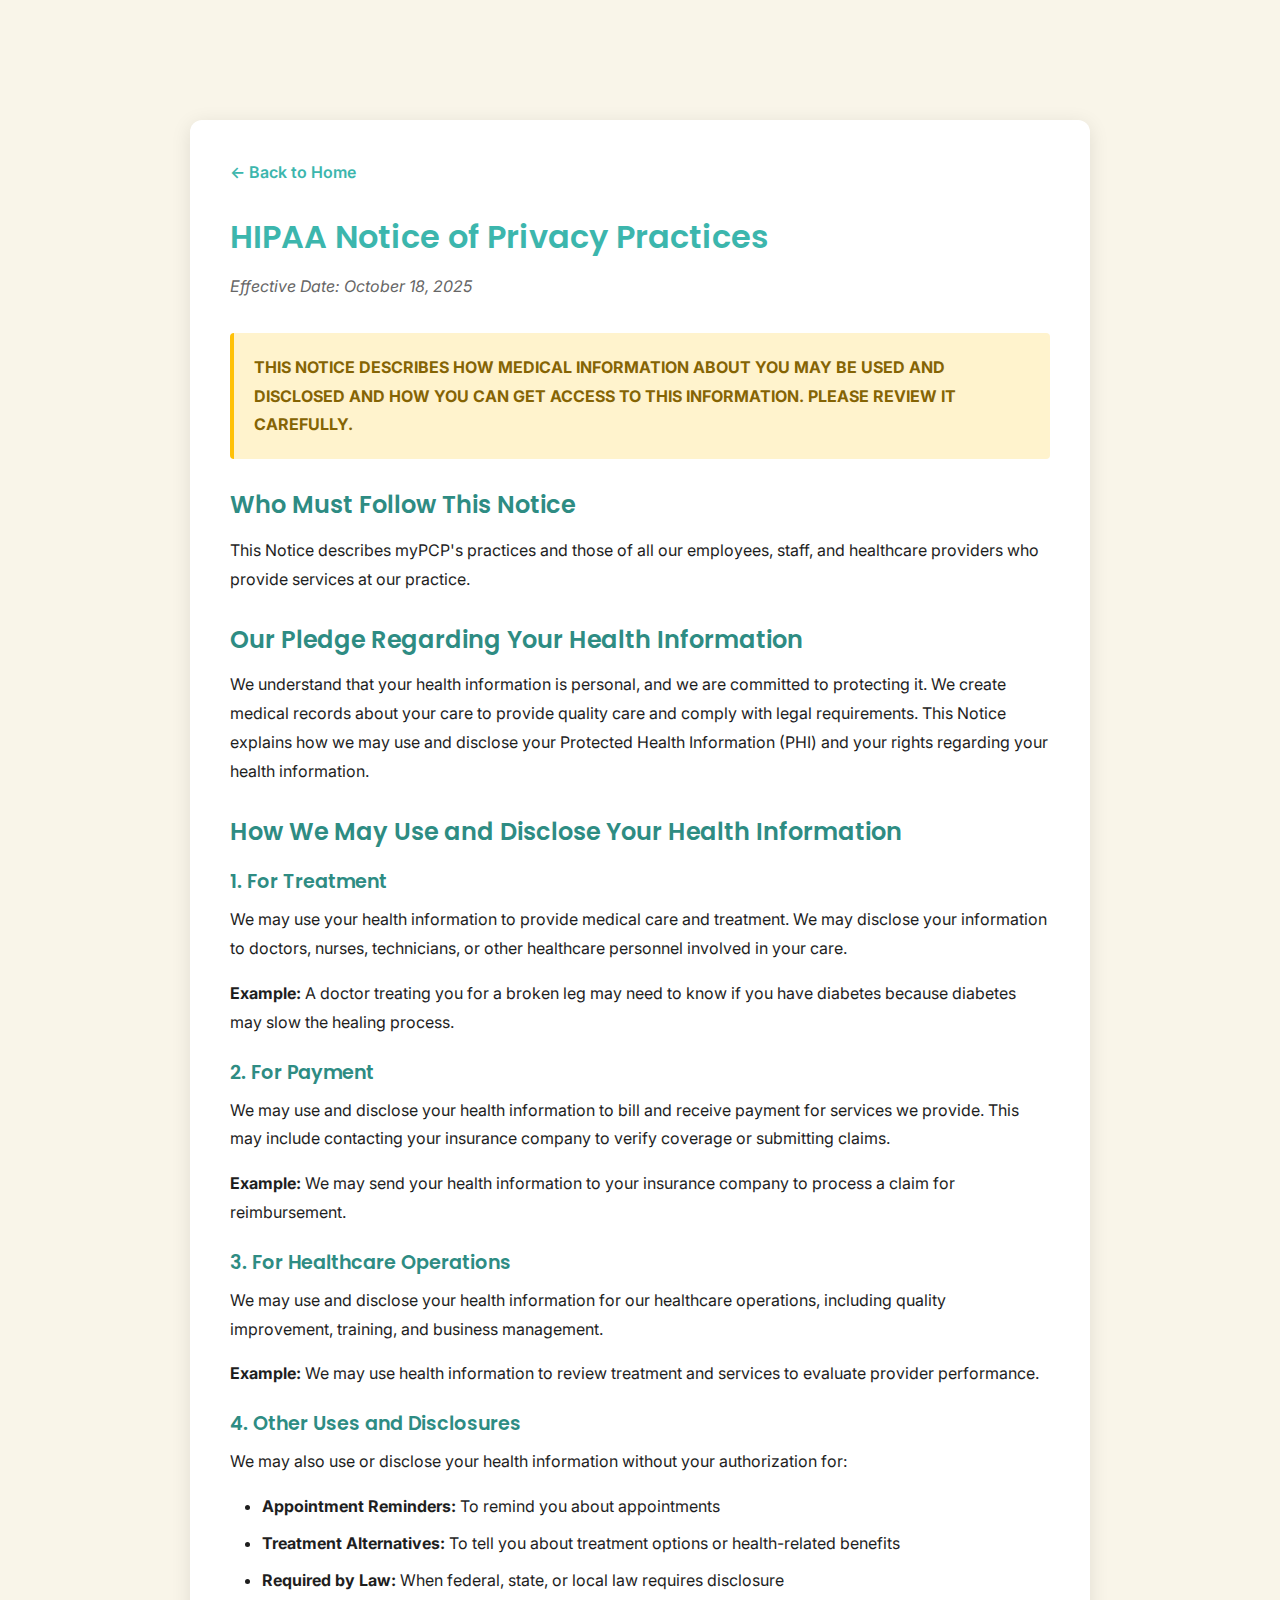
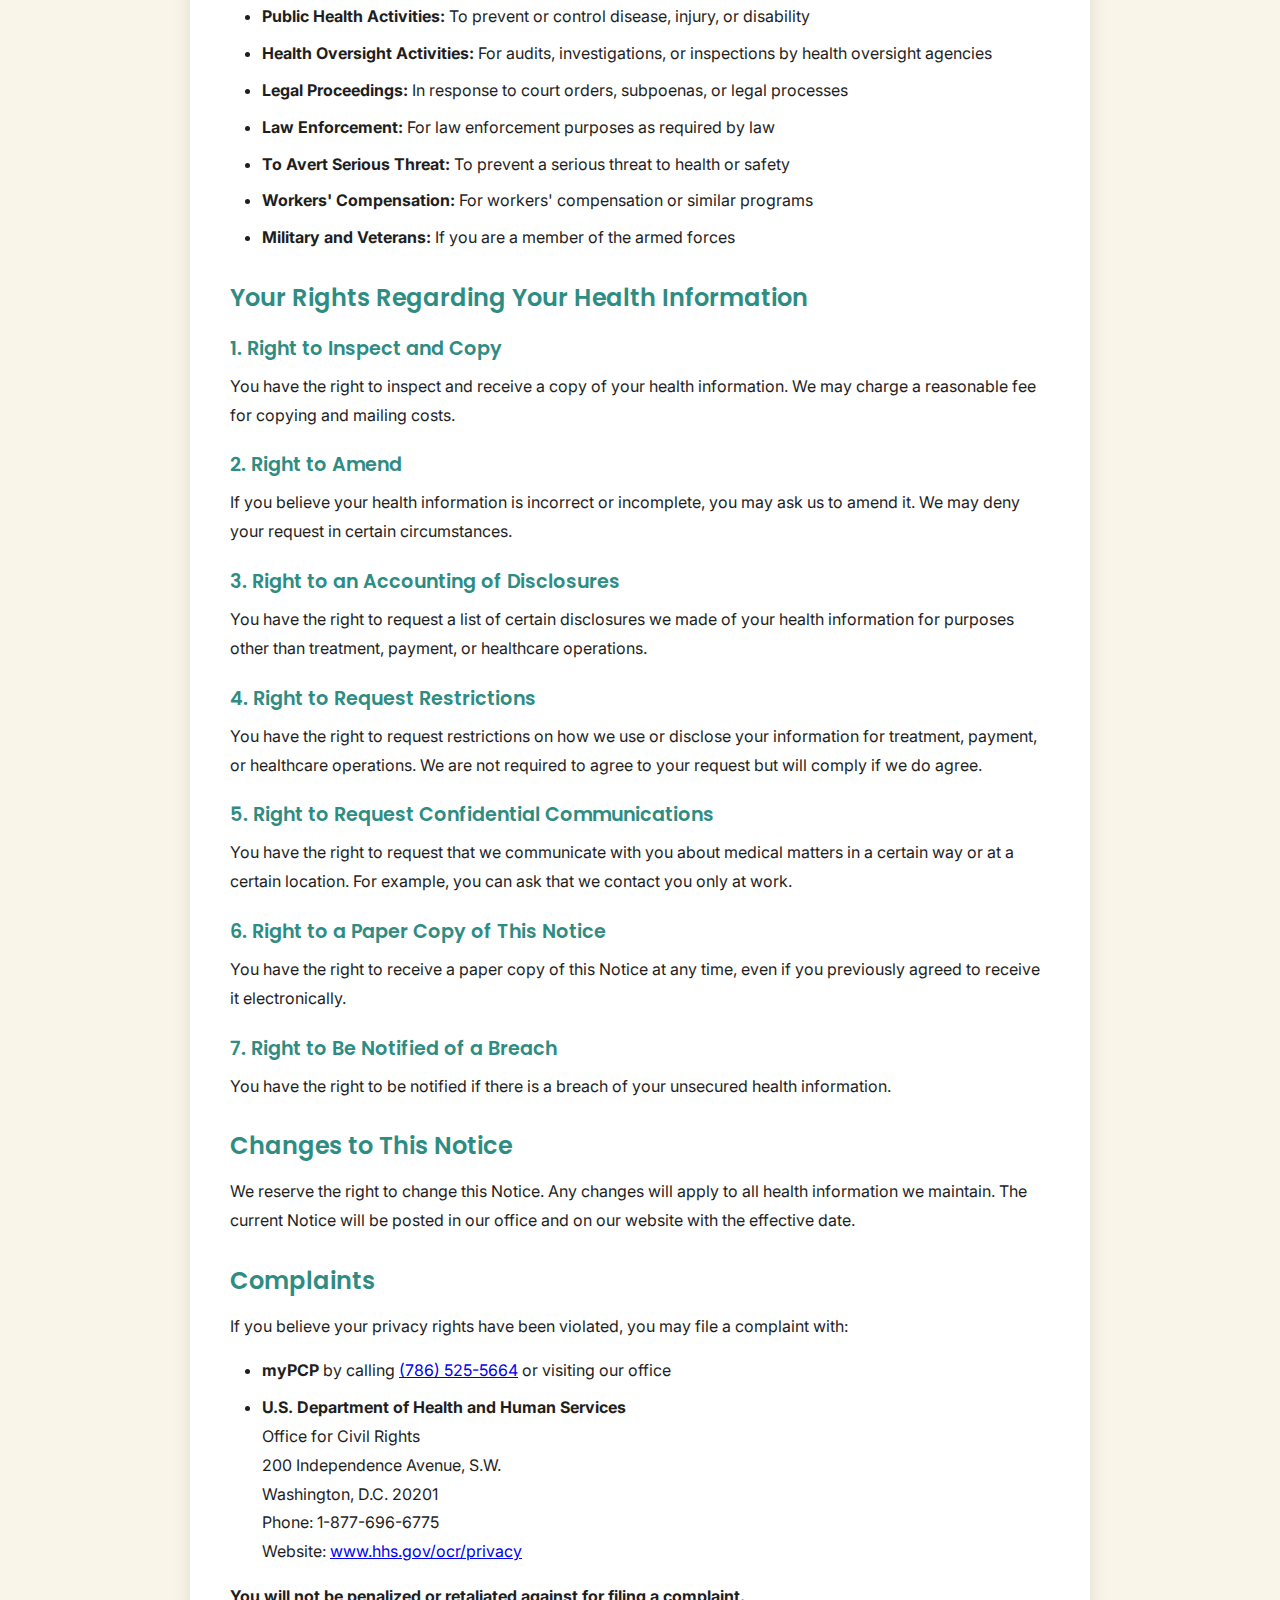
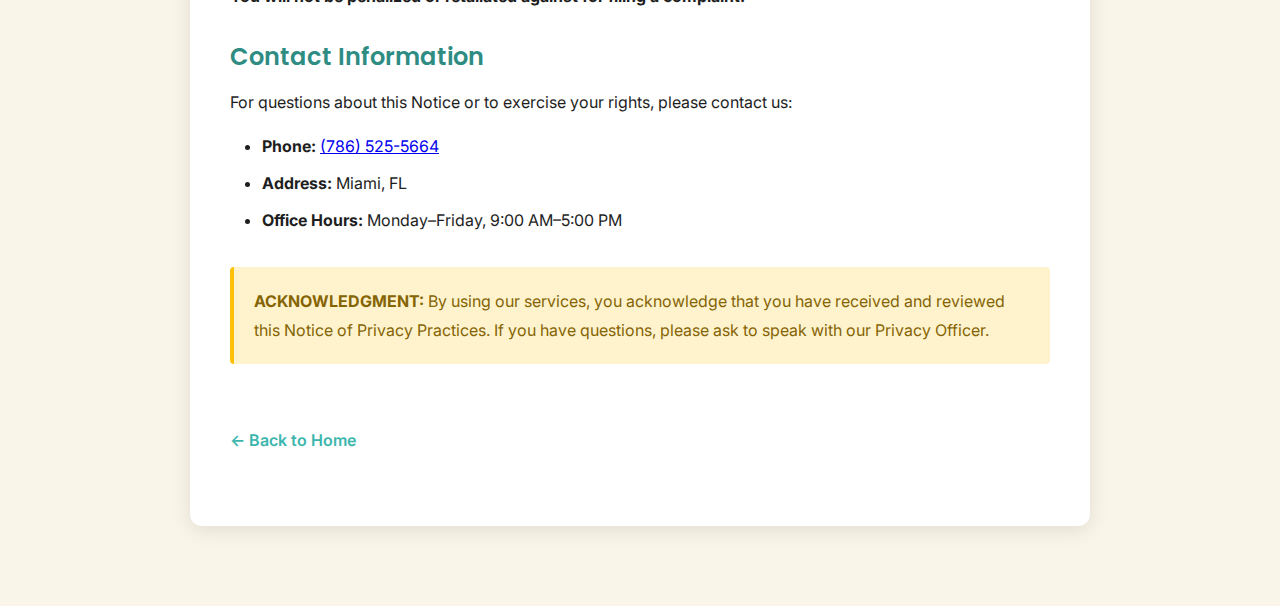
<file: hipaa-notice.html>
<!DOCTYPE html>
<html lang="en">
<head>
    <meta charset="UTF-8">
    <meta name="viewport" content="width=device-width, initial-scale=1.0">
    <title>HIPAA Notice of Privacy Practices - myPCP</title>
    <link rel="icon" type="image/png" href="favicon.png">
    <link rel="preconnect" href="https://fonts.googleapis.com">
    <link rel="preconnect" href="https://fonts.gstatic.com" crossorigin>
    <link href="https://fonts.googleapis.com/css2?family=Poppins:wght@400;600;700&family=Inter:wght@400;500;600&display=swap" rel="stylesheet">
    <link rel="stylesheet" href="styles.css">
    <style>
        .legal-content {
            max-width: 900px;
            margin: 120px auto 80px;
            padding: 40px;
            background: white;
            border-radius: 12px;
            box-shadow: 0 4px 20px rgba(0, 0, 0, 0.1);
        }
        .legal-content h1 {
            color: #3CB6AD;
            margin-bottom: 1rem;
        }
        .legal-content h2 {
            color: #2E8C83;
            margin-top: 2rem;
            margin-bottom: 1rem;
            font-size: 1.5rem;
        }
        .legal-content h3 {
            color: #2E8C83;
            margin-top: 1.5rem;
            margin-bottom: 0.75rem;
            font-size: 1.2rem;
        }
        .legal-content p, .legal-content ul {
            margin-bottom: 1rem;
            line-height: 1.8;
        }
        .legal-content ul {
            padding-left: 2rem;
        }
        .legal-content li {
            margin-bottom: 0.5rem;
        }
        .last-updated {
            color: #666;
            font-style: italic;
            margin-bottom: 2rem;
        }
        .back-link {
            display: inline-block;
            margin-bottom: 2rem;
            color: #3CB6AD;
            text-decoration: none;
            font-weight: 600;
        }
        .back-link:hover {
            text-decoration: underline;
        }
        .important-notice {
            background: #fff3cd;
            border-left: 4px solid #ffc107;
            padding: 20px;
            margin: 2rem 0;
            border-radius: 4px;
        }
        .important-notice p {
            margin: 0;
            color: #856404;
        }
    </style>
</head>
<body>
    <div class="legal-content">
        <a href="index.html" class="back-link">← Back to Home</a>
        
        <h1>HIPAA Notice of Privacy Practices</h1>
        <p class="last-updated">Effective Date: October 18, 2025</p>
        
        <div class="important-notice">
            <p><strong>THIS NOTICE DESCRIBES HOW MEDICAL INFORMATION ABOUT YOU MAY BE USED AND DISCLOSED AND HOW YOU CAN GET ACCESS TO THIS INFORMATION. PLEASE REVIEW IT CAREFULLY.</strong></p>
        </div>
        
        <h2>Who Must Follow This Notice</h2>
        <p>This Notice describes myPCP's practices and those of all our employees, staff, and healthcare providers who provide services at our practice.</p>
        
        <h2>Our Pledge Regarding Your Health Information</h2>
        <p>We understand that your health information is personal, and we are committed to protecting it. We create medical records about your care to provide quality care and comply with legal requirements. This Notice explains how we may use and disclose your Protected Health Information (PHI) and your rights regarding your health information.</p>
        
        <h2>How We May Use and Disclose Your Health Information</h2>
        
        <h3>1. For Treatment</h3>
        <p>We may use your health information to provide medical care and treatment. We may disclose your information to doctors, nurses, technicians, or other healthcare personnel involved in your care.</p>
        <p><strong>Example:</strong> A doctor treating you for a broken leg may need to know if you have diabetes because diabetes may slow the healing process.</p>
        
        <h3>2. For Payment</h3>
        <p>We may use and disclose your health information to bill and receive payment for services we provide. This may include contacting your insurance company to verify coverage or submitting claims.</p>
        <p><strong>Example:</strong> We may send your health information to your insurance company to process a claim for reimbursement.</p>
        
        <h3>3. For Healthcare Operations</h3>
        <p>We may use and disclose your health information for our healthcare operations, including quality improvement, training, and business management.</p>
        <p><strong>Example:</strong> We may use health information to review treatment and services to evaluate provider performance.</p>
        
        <h3>4. Other Uses and Disclosures</h3>
        <p>We may also use or disclose your health information without your authorization for:</p>
        <ul>
            <li><strong>Appointment Reminders:</strong> To remind you about appointments</li>
            <li><strong>Treatment Alternatives:</strong> To tell you about treatment options or health-related benefits</li>
            <li><strong>Required by Law:</strong> When federal, state, or local law requires disclosure</li>
            <li><strong>Public Health Activities:</strong> To prevent or control disease, injury, or disability</li>
            <li><strong>Health Oversight Activities:</strong> For audits, investigations, or inspections by health oversight agencies</li>
            <li><strong>Legal Proceedings:</strong> In response to court orders, subpoenas, or legal processes</li>
            <li><strong>Law Enforcement:</strong> For law enforcement purposes as required by law</li>
            <li><strong>To Avert Serious Threat:</strong> To prevent a serious threat to health or safety</li>
            <li><strong>Workers' Compensation:</strong> For workers' compensation or similar programs</li>
            <li><strong>Military and Veterans:</strong> If you are a member of the armed forces</li>
        </ul>
        
        <h2>Your Rights Regarding Your Health Information</h2>
        
        <h3>1. Right to Inspect and Copy</h3>
        <p>You have the right to inspect and receive a copy of your health information. We may charge a reasonable fee for copying and mailing costs.</p>
        
        <h3>2. Right to Amend</h3>
        <p>If you believe your health information is incorrect or incomplete, you may ask us to amend it. We may deny your request in certain circumstances.</p>
        
        <h3>3. Right to an Accounting of Disclosures</h3>
        <p>You have the right to request a list of certain disclosures we made of your health information for purposes other than treatment, payment, or healthcare operations.</p>
        
        <h3>4. Right to Request Restrictions</h3>
        <p>You have the right to request restrictions on how we use or disclose your information for treatment, payment, or healthcare operations. We are not required to agree to your request but will comply if we do agree.</p>
        
        <h3>5. Right to Request Confidential Communications</h3>
        <p>You have the right to request that we communicate with you about medical matters in a certain way or at a certain location. For example, you can ask that we contact you only at work.</p>
        
        <h3>6. Right to a Paper Copy of This Notice</h3>
        <p>You have the right to receive a paper copy of this Notice at any time, even if you previously agreed to receive it electronically.</p>
        
        <h3>7. Right to Be Notified of a Breach</h3>
        <p>You have the right to be notified if there is a breach of your unsecured health information.</p>
        
        <h2>Changes to This Notice</h2>
        <p>We reserve the right to change this Notice. Any changes will apply to all health information we maintain. The current Notice will be posted in our office and on our website with the effective date.</p>
        
        <h2>Complaints</h2>
        <p>If you believe your privacy rights have been violated, you may file a complaint with:</p>
        <ul>
            <li><strong>myPCP</strong> by calling <a href="tel:7865255664">(786) 525-5664</a> or visiting our office</li>
            <li><strong>U.S. Department of Health and Human Services</strong><br>
                Office for Civil Rights<br>
                200 Independence Avenue, S.W.<br>
                Washington, D.C. 20201<br>
                Phone: 1-877-696-6775<br>
                Website: <a href="https://www.hhs.gov/ocr/privacy/hipaa/complaints/" target="_blank">www.hhs.gov/ocr/privacy</a>
            </li>
        </ul>
        <p><strong>You will not be penalized or retaliated against for filing a complaint.</strong></p>
        
        <h2>Contact Information</h2>
        <p>For questions about this Notice or to exercise your rights, please contact us:</p>
        <ul>
            <li><strong>Phone:</strong> <a href="tel:7865255664">(786) 525-5664</a></li>
            <li><strong>Address:</strong> Miami, FL</li>
            <li><strong>Office Hours:</strong> Monday–Friday, 9:00 AM–5:00 PM</li>
        </ul>
        
        <div class="important-notice" style="margin-top: 2rem;">
            <p><strong>ACKNOWLEDGMENT:</strong> By using our services, you acknowledge that you have received and reviewed this Notice of Privacy Practices. If you have questions, please ask to speak with our Privacy Officer.</p>
        </div>
        
        <a href="index.html" class="back-link" style="margin-top: 2rem; display: inline-block;">← Back to Home</a>
    </div>
</body>
</html>
</file>
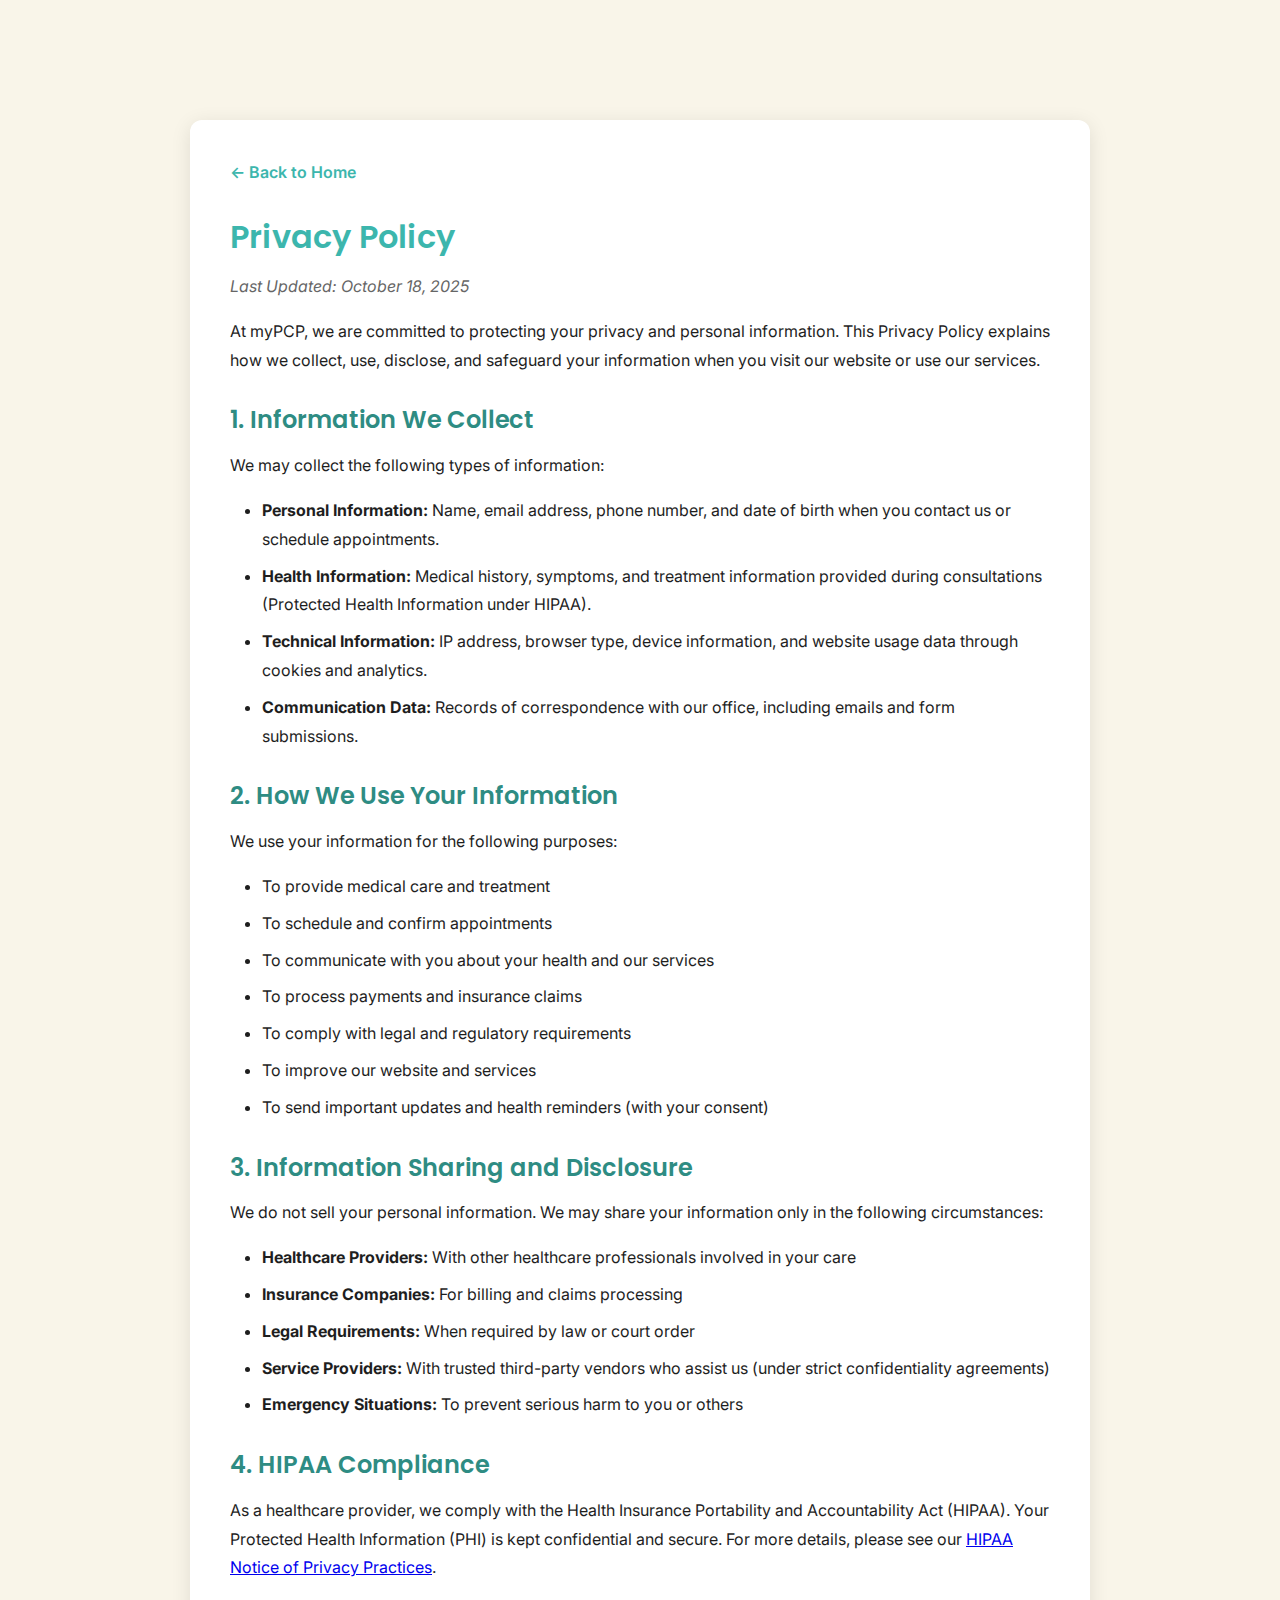
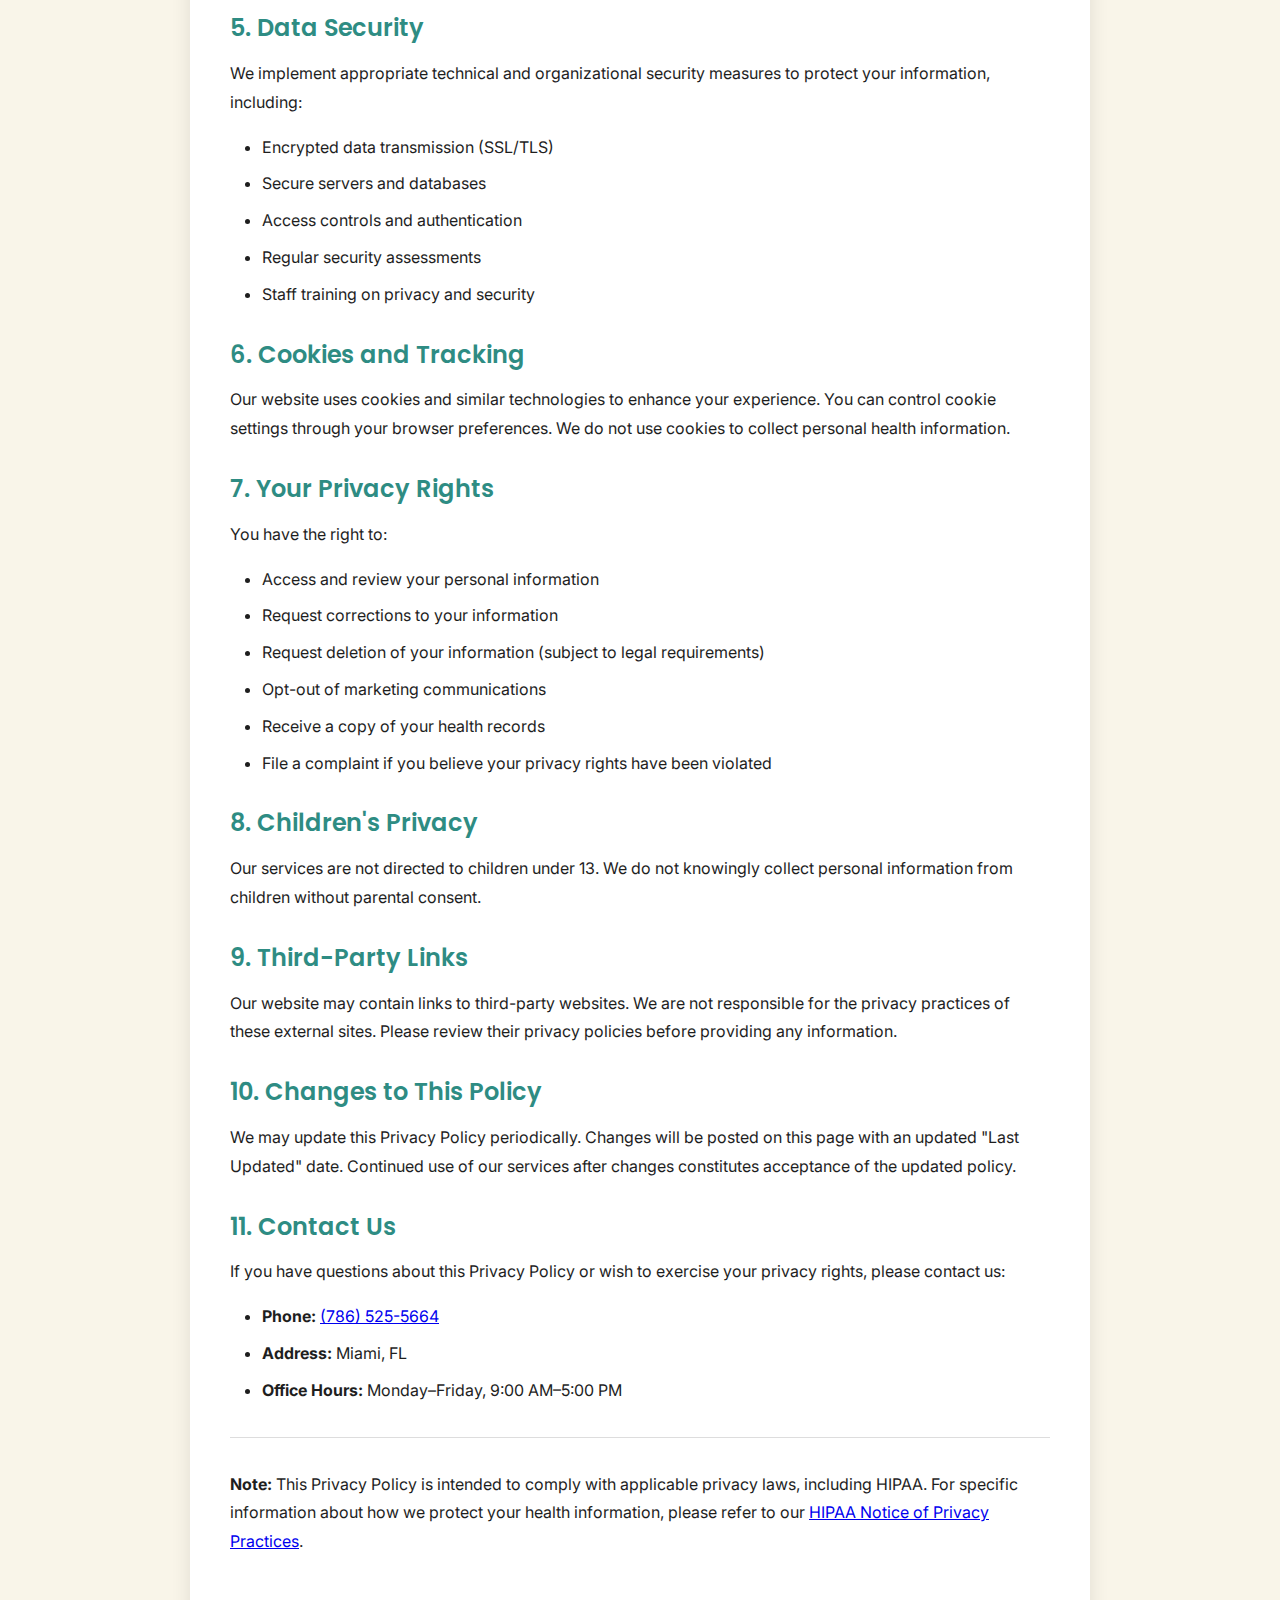
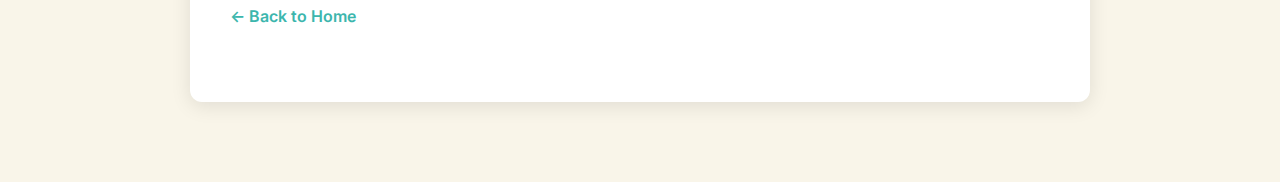
<file: privacy-policy.html>
<!DOCTYPE html>
<html lang="en">
<head>
    <meta charset="UTF-8">
    <meta name="viewport" content="width=device-width, initial-scale=1.0">
    <title>Privacy Policy - myPCP</title>
    <link rel="icon" type="image/png" href="favicon.png">
    <link rel="preconnect" href="https://fonts.googleapis.com">
    <link rel="preconnect" href="https://fonts.gstatic.com" crossorigin>
    <link href="https://fonts.googleapis.com/css2?family=Poppins:wght@400;600;700&family=Inter:wght@400;500;600&display=swap" rel="stylesheet">
    <link rel="stylesheet" href="styles.css">
    <style>
        .legal-content {
            max-width: 900px;
            margin: 120px auto 80px;
            padding: 40px;
            background: white;
            border-radius: 12px;
            box-shadow: 0 4px 20px rgba(0, 0, 0, 0.1);
        }
        .legal-content h1 {
            color: #3CB6AD;
            margin-bottom: 1rem;
        }
        .legal-content h2 {
            color: #2E8C83;
            margin-top: 2rem;
            margin-bottom: 1rem;
            font-size: 1.5rem;
        }
        .legal-content p, .legal-content ul {
            margin-bottom: 1rem;
            line-height: 1.8;
        }
        .legal-content ul {
            padding-left: 2rem;
        }
        .legal-content li {
            margin-bottom: 0.5rem;
        }
        .last-updated {
            color: #666;
            font-style: italic;
            margin-bottom: 2rem;
        }
        .back-link {
            display: inline-block;
            margin-bottom: 2rem;
            color: #3CB6AD;
            text-decoration: none;
            font-weight: 600;
        }
        .back-link:hover {
            text-decoration: underline;
        }
    </style>
</head>
<body>
    <div class="legal-content">
        <a href="index.html" class="back-link">← Back to Home</a>
        
        <h1>Privacy Policy</h1>
        <p class="last-updated">Last Updated: October 18, 2025</p>
        
        <p>At myPCP, we are committed to protecting your privacy and personal information. This Privacy Policy explains how we collect, use, disclose, and safeguard your information when you visit our website or use our services.</p>
        
        <h2>1. Information We Collect</h2>
        <p>We may collect the following types of information:</p>
        <ul>
            <li><strong>Personal Information:</strong> Name, email address, phone number, and date of birth when you contact us or schedule appointments.</li>
            <li><strong>Health Information:</strong> Medical history, symptoms, and treatment information provided during consultations (Protected Health Information under HIPAA).</li>
            <li><strong>Technical Information:</strong> IP address, browser type, device information, and website usage data through cookies and analytics.</li>
            <li><strong>Communication Data:</strong> Records of correspondence with our office, including emails and form submissions.</li>
        </ul>
        
        <h2>2. How We Use Your Information</h2>
        <p>We use your information for the following purposes:</p>
        <ul>
            <li>To provide medical care and treatment</li>
            <li>To schedule and confirm appointments</li>
            <li>To communicate with you about your health and our services</li>
            <li>To process payments and insurance claims</li>
            <li>To comply with legal and regulatory requirements</li>
            <li>To improve our website and services</li>
            <li>To send important updates and health reminders (with your consent)</li>
        </ul>
        
        <h2>3. Information Sharing and Disclosure</h2>
        <p>We do not sell your personal information. We may share your information only in the following circumstances:</p>
        <ul>
            <li><strong>Healthcare Providers:</strong> With other healthcare professionals involved in your care</li>
            <li><strong>Insurance Companies:</strong> For billing and claims processing</li>
            <li><strong>Legal Requirements:</strong> When required by law or court order</li>
            <li><strong>Service Providers:</strong> With trusted third-party vendors who assist us (under strict confidentiality agreements)</li>
            <li><strong>Emergency Situations:</strong> To prevent serious harm to you or others</li>
        </ul>
        
        <h2>4. HIPAA Compliance</h2>
        <p>As a healthcare provider, we comply with the Health Insurance Portability and Accountability Act (HIPAA). Your Protected Health Information (PHI) is kept confidential and secure. For more details, please see our <a href="hipaa-notice.html">HIPAA Notice of Privacy Practices</a>.</p>
        
        <h2>5. Data Security</h2>
        <p>We implement appropriate technical and organizational security measures to protect your information, including:</p>
        <ul>
            <li>Encrypted data transmission (SSL/TLS)</li>
            <li>Secure servers and databases</li>
            <li>Access controls and authentication</li>
            <li>Regular security assessments</li>
            <li>Staff training on privacy and security</li>
        </ul>
        
        <h2>6. Cookies and Tracking</h2>
        <p>Our website uses cookies and similar technologies to enhance your experience. You can control cookie settings through your browser preferences. We do not use cookies to collect personal health information.</p>
        
        <h2>7. Your Privacy Rights</h2>
        <p>You have the right to:</p>
        <ul>
            <li>Access and review your personal information</li>
            <li>Request corrections to your information</li>
            <li>Request deletion of your information (subject to legal requirements)</li>
            <li>Opt-out of marketing communications</li>
            <li>Receive a copy of your health records</li>
            <li>File a complaint if you believe your privacy rights have been violated</li>
        </ul>
        
        <h2>8. Children's Privacy</h2>
        <p>Our services are not directed to children under 13. We do not knowingly collect personal information from children without parental consent.</p>
        
        <h2>9. Third-Party Links</h2>
        <p>Our website may contain links to third-party websites. We are not responsible for the privacy practices of these external sites. Please review their privacy policies before providing any information.</p>
        
        <h2>10. Changes to This Policy</h2>
        <p>We may update this Privacy Policy periodically. Changes will be posted on this page with an updated "Last Updated" date. Continued use of our services after changes constitutes acceptance of the updated policy.</p>
        
        <h2>11. Contact Us</h2>
        <p>If you have questions about this Privacy Policy or wish to exercise your privacy rights, please contact us:</p>
        <ul>
            <li><strong>Phone:</strong> <a href="tel:7865255664">(786) 525-5664</a></li>
            <li><strong>Address:</strong> Miami, FL</li>
            <li><strong>Office Hours:</strong> Monday–Friday, 9:00 AM–5:00 PM</li>
        </ul>
        
        <p style="margin-top: 2rem; padding-top: 2rem; border-top: 1px solid #ddd;">
            <strong>Note:</strong> This Privacy Policy is intended to comply with applicable privacy laws, including HIPAA. For specific information about how we protect your health information, please refer to our <a href="hipaa-notice.html">HIPAA Notice of Privacy Practices</a>.
        </p>
        
        <a href="index.html" class="back-link" style="margin-top: 2rem; display: inline-block;">← Back to Home</a>
    </div>
</body>
</html>
</file>
<file: styles.css>
/* Design System Variables */
:root {
    /* Colors */
    --primary-teal: #3CB6AD;
    --dark-teal: #2E8C83;
    --off-white: #F9F5E9;
    --gray-black: #1E1E1E;
    --white: #FFFFFF;
    --light-gray: #F5F5F5;
    --medium-gray: #666666;
    
    /* Typography */
    --font-heading: 'Poppins', sans-serif;
    --font-body: 'Inter', sans-serif;
    
    /* Spacing */
    --section-padding: 80px 0;
    --container-padding: 0 20px;
    --border-radius: 12px;
    --border-radius-large: 20px;
    
    /* Shadows */
    --shadow-light: 0 2px 10px rgba(0, 0, 0, 0.1);
    --shadow-medium: 0 4px 20px rgba(0, 0, 0, 0.15);
    --shadow-hover: 0 8px 30px rgba(0, 0, 0, 0.2);
}

/* Reset and Base Styles */
* {
    margin: 0;
    padding: 0;
    box-sizing: border-box;
}

html {
    scroll-behavior: smooth;
}

body {
    font-family: var(--font-body);
    color: var(--gray-black);
    line-height: 1.6;
    background-color: var(--off-white);
}

.container {
    max-width: 1200px;
    margin: 0 auto;
    padding: var(--container-padding);
}

/* Typography */
h1, h2, h3, h4, h5, h6 {
    font-family: var(--font-heading);
    font-weight: 600;
    line-height: 1.2;
    margin-bottom: 1rem;
}

.section-title {
    font-size: 2.5rem;
    text-align: center;
    margin-bottom: 3rem;
    color: var(--gray-black);
}

/* Navigation */
.navbar {
    position: fixed;
    top: 0;
    width: 100%;
    background: rgba(249, 245, 233, 0.95);
    backdrop-filter: blur(10px);
    z-index: 1000;
    padding: 1rem 0;
    transition: all 0.3s ease;
}

.nav-container {
    max-width: 1200px;
    margin: 0 auto;
    padding: var(--container-padding);
    display: flex;
    justify-content: space-between;
    align-items: center;
}

.nav-actions {
    display: flex;
    align-items: center;
    gap: 1rem;
}

.logo-container {
    display: flex;
    align-items: center;
}

.logo-image {
    height: 40px;
    width: auto;
    object-fit: contain;
}

.nav-menu {
    display: flex;
    list-style: none;
    gap: 2rem;
}

.nav-menu a {
    text-decoration: none;
    color: var(--gray-black);
    font-weight: 500;
    transition: color 0.3s ease;
}

.nav-menu a:hover {
    color: var(--primary-teal);
}

.appointment-btn {
    background: var(--primary-teal);
    color: var(--white);
    border: none;
    padding: 0.7rem 1.2rem;
    font-size: 0.9rem;
    font-weight: 600;
    border-radius: var(--border-radius);
    cursor: pointer;
    transition: all 0.3s ease;
    font-family: var(--font-body);
    white-space: nowrap;
    min-width: 44px;
    min-height: 44px;
    display: flex;
    align-items: center;
    justify-content: center;
}

.appointment-btn:hover {
    background: var(--dark-teal);
    transform: translateY(-1px);
    box-shadow: var(--shadow-light);
}

.appointment-btn:active {
    transform: translateY(0);
    box-shadow: none;
}

.hamburger {
    display: none;
    flex-direction: column;
    cursor: pointer;
}

.hamburger span {
    width: 25px;
    height: 3px;
    background: var(--gray-black);
    margin: 3px 0;
    transition: 0.3s;
}

/* Hero Section */
.hero {
    min-height: 100vh;
    background: linear-gradient(135deg, var(--off-white) 0%, #E8F4F3 100%);
    display: flex;
    align-items: center;
    padding-top: 80px;
}

.hero-container {
    max-width: 1200px;
    margin: 0 auto;
    padding: var(--container-padding);
    text-align: center;
}

.hero-content {
    margin-bottom: 4rem;
}

.hero-logo-container {
    display: flex;
    justify-content: center;
    align-items: center;
    margin-bottom: 1rem;
}

.hero-logo-image {
    height: 120px;
    width: auto;
    object-fit: contain;
}

.hero-tagline {
    font-size: 1.5rem;
    color: var(--gray-black);
    margin-bottom: 2rem;
    font-weight: 400;
}

.hero-cta {
    margin-bottom: 2rem;
}

.cta-button {
    background: var(--primary-teal);
    color: var(--white);
    border: none;
    padding: 1rem 2rem;
    font-size: 1.1rem;
    font-weight: 600;
    border-radius: var(--border-radius);
    cursor: pointer;
    transition: all 0.3s ease;
    box-shadow: var(--shadow-light);
    font-family: var(--font-body);
}

.cta-button:hover {
    background: var(--dark-teal);
    transform: scale(1.05);
    box-shadow: var(--shadow-hover);
}

.hero-welcome {
    margin-top: 2rem;
}

.hero-subtext {
    color: var(--medium-gray);
    font-style: italic;
    margin-bottom: 1.5rem;
    font-size: 1.1rem;
}

.welcome-message {
    max-width: 800px;
    margin: 0 auto;
    text-align: left;
    background: rgba(255, 255, 255, 0.9);
    padding: 2rem;
    border-radius: var(--border-radius);
    box-shadow: var(--shadow-light);
}

.welcome-message p {
    color: var(--gray-black);
    line-height: 1.6;
    margin-bottom: 1.2rem;
    font-size: 1rem;
}

.welcome-message p:last-child {
    margin-bottom: 0;
    font-weight: 500;
    color: var(--primary-teal);
    font-size: 1.05rem;
}

.welcome-features {
    display: grid;
    grid-template-columns: repeat(4, 1fr);
    gap: 2rem;
    margin-top: 3rem;
    max-width: 1200px;
    margin-left: auto;
    margin-right: auto;
}

.welcome-item {
    text-align: center;
    padding: 2rem;
    background: var(--white);
    border-radius: var(--border-radius);
    box-shadow: var(--shadow-light);
    transition: transform 0.3s ease;
}

.welcome-item:hover {
    transform: translateY(-5px);
}

.welcome-icon {
    display: flex;
    align-items: center;
    justify-content: center;
    margin-bottom: 1rem;
}

.welcome-item h3 {
    color: var(--primary-teal);
    margin-bottom: 1rem;
    font-size: 1.3rem;
}

.welcome-item p {
    color: var(--medium-gray);
    line-height: 1.6;
}

/* About Section */
.about {
    padding: var(--section-padding);
    background: var(--white);
}

.about-intro {
    font-size: 1.3rem;
    font-style: italic;
    text-align: center;
    margin-bottom: 2rem;
    color: var(--primary-teal);
}

.about-description {
    font-size: 1.1rem;
    text-align: center;
    margin-bottom: 3rem;
    max-width: 800px;
    margin-left: auto;
    margin-right: auto;
}

.values-grid {
    display: grid;
    grid-template-columns: repeat(auto-fit, minmax(300px, 1fr));
    gap: 2rem;
    margin-top: 3rem;
}

.value-card {
    text-align: center;
    padding: 2rem;
    background: var(--light-gray);
    border-radius: var(--border-radius);
    transition: transform 0.3s ease;
}

.value-card:hover {
    transform: translateY(-5px);
}

.value-icon {
    display: flex;
    align-items: center;
    justify-content: center;
    margin-bottom: 1rem;
}

.value-card h3 {
    color: var(--primary-teal);
    margin-bottom: 1rem;
}

/* Services Section */
.services {
    padding: var(--section-padding);
    background: var(--light-gray);
}

.services-grid {
    display: grid;
    grid-template-columns: repeat(3, 1fr);
    gap: 2rem;
    max-width: 1200px;
    margin: 0 auto;
}

.service-card {
    background: var(--white);
    padding: 2rem;
    border-radius: var(--border-radius);
    box-shadow: var(--shadow-light);
    transition: all 0.3s ease;
    border-left: 4px solid var(--primary-teal);
}

.service-card:hover {
    transform: translateY(-5px);
    box-shadow: var(--shadow-hover);
}

.service-icon {
    display: flex;
    align-items: center;
    justify-content: center;
    margin-bottom: 1rem;
}

.service-card h3 {
    color: var(--primary-teal);
    margin-bottom: 1rem;
}

.service-detail {
    margin-top: 1rem;
    color: var(--medium-gray);
    font-size: 0.95rem;
}

/* Team Section */
.team {
    padding: var(--section-padding);
    background: var(--white);
}

.team-subtitle {
    text-align: center;
    font-size: 1.2rem;
    color: var(--medium-gray);
    margin-bottom: 3rem;
}

.doctor-section {
    max-width: 800px;
    margin: 0 auto 3rem;
}

.doctor-card {
    background: var(--light-gray);
    padding: 2rem;
    border-radius: var(--border-radius-large);
    text-align: center;
    box-shadow: var(--shadow-light);
    transition: transform 0.3s ease;
}

.doctor-card:hover {
    transform: translateY(-5px);
}

.staff-section {
    margin-top: 3rem;
}

.staff-title {
    text-align: center;
    color: var(--primary-teal);
    font-size: 1.5rem;
    margin-bottom: 2rem;
    font-family: var(--font-heading);
}

.staff-grid {
    display: grid;
    grid-template-columns: repeat(3, 1fr);
    gap: 2rem;
    max-width: 1000px;
    margin: 0 auto;
}

.staff-card {
    background: var(--white);
    padding: 1.5rem;
    border-radius: var(--border-radius);
    text-align: center;
    box-shadow: var(--shadow-light);
    transition: transform 0.3s ease;
    border-left: 4px solid var(--primary-teal);
}

.staff-card:hover {
    transform: translateY(-5px);
}

.staff-icon {
    display: flex;
    align-items: center;
    justify-content: center;
    margin-bottom: 1rem;
}

.staff-card h4 {
    color: var(--primary-teal);
    margin-bottom: 0.5rem;
    font-size: 1.1rem;
}

.staff-description {
    color: var(--medium-gray);
    line-height: 1.6;
    font-size: 0.9rem;
}

.team-photo {
    margin-bottom: 1.5rem;
}

.doctor-photo {
    width: 150px;
    height: 150px;
    border-radius: 50%;
    object-fit: cover;
    object-position: center;
    margin: 0 auto;
    display: block;
    border: 4px solid var(--primary-teal);
    box-shadow: var(--shadow-light);
}

.team-info h3 {
    color: var(--primary-teal);
    margin-bottom: 0.5rem;
}

.team-title {
    color: var(--medium-gray);
    font-weight: 500;
    margin-bottom: 1rem;
}

.team-bio {
    color: var(--gray-black);
    text-align: center;
    line-height: 1.6;
    margin-top: 1rem;
}

.team-quote {
    font-style: italic;
    color: var(--primary-teal);
    font-weight: 500;
    margin-top: 1.5rem !important;
    padding-top: 1rem;
    border-top: 2px solid var(--light-gray);
}

/* Insurance Section */
.insurance {
    padding: var(--section-padding);
    background: var(--light-gray);
}

.insurance-intro {
    text-align: center;
    font-size: 1.2rem;
    margin-bottom: 3rem;
    color: var(--medium-gray);
}

.payment-options {
    display: grid;
    grid-template-columns: repeat(auto-fit, minmax(250px, 1fr));
    gap: 2rem;
}

.payment-item {
    background: var(--white);
    padding: 2rem;
    border-radius: var(--border-radius);
    text-align: center;
    box-shadow: var(--shadow-light);
    transition: transform 0.3s ease;
}

.payment-item:hover {
    transform: translateY(-5px);
}

.payment-icon {
    display: flex;
    align-items: center;
    justify-content: center;
    margin-bottom: 1rem;
}

.payment-item h3 {
    color: var(--primary-teal);
    margin-bottom: 1rem;
}

/* Contact Section */
.contact {
    padding: var(--section-padding);
    background: var(--white);
}

.contact-content {
    display: grid;
    grid-template-columns: 1fr 1fr;
    gap: 4rem;
    align-items: start;
}

.contact-form {
    background: var(--light-gray);
    padding: 2rem;
    border-radius: var(--border-radius-large);
}

.form-group {
    margin-bottom: 1.5rem;
}

.form-group label {
    display: block;
    margin-bottom: 0.5rem;
    font-weight: 500;
    color: var(--gray-black);
}

.form-group input,
.form-group textarea,
.form-group select {
    width: 100%;
    padding: 1rem;
    border: 2px solid #E0E0E0;
    border-radius: var(--border-radius);
    font-family: var(--font-body);
    font-size: 1rem;
    transition: border-color 0.3s ease;
}

.form-group input:focus,
.form-group textarea:focus,
.form-group select:focus {
    outline: none;
    border-color: var(--primary-teal);
}

.contact-info {
    display: flex;
    flex-direction: column;
    gap: 2rem;
}

.info-item h3 {
    color: var(--primary-teal);
    margin-bottom: 0.5rem;
}

.info-item p {
    color: var(--medium-gray);
    font-size: 1.1rem;
}

.info-item a {
    color: var(--primary-teal);
    text-decoration: none;
    transition: color 0.3s ease;
}

.info-item a:hover {
    color: var(--dark-teal);
    text-decoration: underline;
}

/* Modal Styles */
.modal {
    display: none;
    position: fixed;
    z-index: 2000;
    left: 0;
    top: 0;
    width: 100%;
    height: 100%;
    background-color: rgba(0, 0, 0, 0.5);
    backdrop-filter: blur(5px);
}

.modal-content {
    background-color: var(--white);
    margin: 5% auto;
    padding: 2rem;
    border-radius: var(--border-radius-large);
    width: 90%;
    max-width: 600px;
    position: relative;
    box-shadow: var(--shadow-hover);
}

.close {
    color: var(--medium-gray);
    float: right;
    font-size: 2rem;
    font-weight: bold;
    cursor: pointer;
    position: absolute;
    right: 1rem;
    top: 1rem;
}

.close:hover {
    color: var(--gray-black);
}

.confirmation-content {
    text-align: center;
    padding: 2rem 0;
}

.confirmation-icon {
    font-size: 4rem;
    margin-bottom: 1rem;
}

.confirmation-content h2 {
    color: var(--primary-teal);
    margin-bottom: 1rem;
}

/* Responsive Design */
@media (max-width: 768px) {
    .hamburger {
        display: flex;
    }
    
    .appointment-btn {
        display: block;
        padding: 0.5rem 0.8rem;
        font-size: 0.8rem;
    }
    
    .nav-menu {
        position: fixed;
        left: -100%;
        top: 70px;
        flex-direction: column;
        background-color: var(--off-white);
        width: 100%;
        text-align: center;
        transition: 0.3s;
        box-shadow: var(--shadow-light);
        padding: 2rem 0;
    }
    
    .nav-menu.active {
        left: 0;
    }
    
    .nav-menu li:last-child {
        margin-top: 1rem;
    }
    
    .nav-menu li:last-child a {
        background: var(--primary-teal);
        color: var(--white);
        padding: 0.7rem 1.2rem;
        border-radius: var(--border-radius);
        display: inline-block;
    }
    
    .nav-actions {
        gap: 0.5rem;
    }
    
    .hero-logo-image {
        height: 80px;
    }
    
    .hero-tagline {
        font-size: 1.2rem;
    }
    
    .welcome-message {
        padding: 1.5rem;
        margin: 0 1rem;
    }
    
    .welcome-message p {
        font-size: 0.95rem;
    }
    
    .section-title {
        font-size: 2rem;
    }
    
    .welcome-features {
        grid-template-columns: repeat(2, 1fr);
        gap: 1.5rem;
    }
    
    .welcome-item {
        padding: 1.5rem;
    }
    
    .contact-content {
        grid-template-columns: 1fr;
        gap: 2rem;
    }
    
    .values-grid,
    .payment-options {
        grid-template-columns: 1fr;
    }
    
    .services-grid {
        grid-template-columns: repeat(2, 1fr);
        gap: 1.5rem;
    }
    
    .staff-grid {
        grid-template-columns: 1fr;
        gap: 1.5rem;
    }
    
    .modal-content {
        margin: 10% auto;
        width: 95%;
        padding: 1.5rem;
    }
}

@media (max-width: 480px) {
    .container {
        padding: 0 15px;
    }
    
    .appointment-btn {
        padding: 0.4rem 0.6rem;
        font-size: 0.75rem;
    }
    
    .nav-actions {
        gap: 0.3rem;
    }
    
    .hero-logo-image {
        height: 60px;
    }
    
    .hero-tagline {
        font-size: 1.1rem;
    }
    
    .welcome-message {
        padding: 1rem;
        margin: 0 0.5rem;
    }
    
    .welcome-message p {
        font-size: 0.9rem;
        line-height: 1.6;
    }
    
    .welcome-features {
        grid-template-columns: 1fr;
        gap: 1rem;
    }
    
    .welcome-item {
        padding: 1rem;
    }
    
    .section-title {
        font-size: 1.8rem;
    }
    
    .cta-button {
        padding: 0.8rem 1.5rem;
        font-size: 1rem;
    }
    
    .service-card,
    .value-card,
    .team-card,
    .payment-item {
        padding: 1.5rem;
    }
    
    .services-grid {
        grid-template-columns: 1fr;
        gap: 1rem;
    }
}

/* Accessibility */
@media (prefers-reduced-motion: reduce) {
    * {
        animation-duration: 0.01ms !important;
        animation-iteration-count: 1 !important;
        transition-duration: 0.01ms !important;
    }
}

/* High contrast mode support */
@media (prefers-contrast: high) {
    :root {
        --primary-teal: #006B5C;
        --dark-teal: #004D42;
        --gray-black: #000000;
        --medium-gray: #333333;
    }
}

/* Focus styles for accessibility */
button:focus,
input:focus,
textarea:focus,
select:focus,
a:focus {
    outline: 2px solid var(--primary-teal);
    outline-offset: 2px;
}

/* FAQ Section */
.faq {
    padding: var(--section-padding);
    background: var(--light-gray);
}

.faq-container {
    max-width: 800px;
    margin: 0 auto;
}

.faq-item {
    background: var(--white);
    border-radius: var(--border-radius);
    margin-bottom: 1rem;
    box-shadow: var(--shadow-light);
    overflow: hidden;
}

.faq-question {
    padding: 1.5rem;
    cursor: pointer;
    display: flex;
    justify-content: space-between;
    align-items: center;
    transition: background-color 0.3s ease;
}

.faq-question:hover {
    background-color: var(--light-gray);
}

.faq-question h3 {
    color: var(--gray-black);
    margin: 0;
    font-size: 1.1rem;
    font-weight: 600;
}

.faq-toggle {
    font-size: 1.5rem;
    color: var(--primary-teal);
    font-weight: bold;
    transition: transform 0.3s ease;
}

.faq-item.active .faq-toggle {
    transform: rotate(45deg);
}

.faq-answer {
    padding: 0 1.5rem;
    max-height: 0;
    overflow: hidden;
    transition: all 0.3s ease;
}

.faq-item.active .faq-answer {
    padding: 0 1.5rem 1.5rem;
    max-height: 200px;
}

.faq-answer p {
    color: var(--medium-gray);
    line-height: 1.6;
    margin: 0;
}

/* Footer */
.footer {
    background: var(--gray-black);
    color: var(--white);
    padding: 3rem 0 1rem;
}

.footer-content {
    display: grid;
    grid-template-columns: repeat(auto-fit, minmax(250px, 1fr));
    gap: 2rem;
    margin-bottom: 2rem;
}

.footer-section h3 {
    color: var(--primary-teal);
    margin-bottom: 1rem;
    font-size: 1.2rem;
}

.footer-logo-image {
    height: 50px;
    width: auto;
    margin-bottom: 1rem;
}

.footer-description {
    color: #CCCCCC;
    line-height: 1.6;
    margin-bottom: 1.5rem;
}

.social-media {
    display: flex;
    gap: 1rem;
}

.social-link {
    display: flex;
    align-items: center;
    justify-content: center;
    width: 40px;
    height: 40px;
    background: var(--primary-teal);
    border-radius: 50%;
    color: var(--white);
    text-decoration: none;
    transition: all 0.3s ease;
}

.social-link:hover {
    background: var(--dark-teal);
    transform: translateY(-2px);
}

.footer-links {
    list-style: none;
    padding: 0;
}

.footer-links li {
    margin-bottom: 0.5rem;
}

.footer-links a {
    color: #CCCCCC;
    text-decoration: none;
    transition: color 0.3s ease;
}

.footer-links a:hover {
    color: var(--primary-teal);
}

.footer-section .contact-info p {
    color: #CCCCCC;
    margin-bottom: 0.5rem;
}

.footer-section .contact-info a {
    color: var(--primary-teal);
    text-decoration: none;
    transition: color 0.3s ease;
}

.footer-section .contact-info a:hover {
    color: #FFFFFF;
    text-decoration: underline;
}

.footer-bottom {
    border-top: 1px solid #444;
    padding-top: 1rem;
    display: flex;
    justify-content: space-between;
    align-items: center;
    flex-wrap: wrap;
    gap: 1rem;
}

.footer-legal {
    display: flex;
    gap: 2rem;
    flex-wrap: wrap;
}

.footer-legal a {
    color: #CCCCCC;
    text-decoration: none;
    font-size: 0.9rem;
    transition: color 0.3s ease;
}

.footer-legal a:hover {
    color: var(--primary-teal);
}

.footer-copyright {
    color: #CCCCCC;
    font-size: 0.9rem;
}

/* Print styles */
@media print {
    .navbar,
    .modal,
    .cta-button,
    .footer {
        display: none !important;
    }
    
    body {
        background: white !important;
        color: black !important;
    }
    
    .hero {
        background: white !important;
    }
}
</file>
